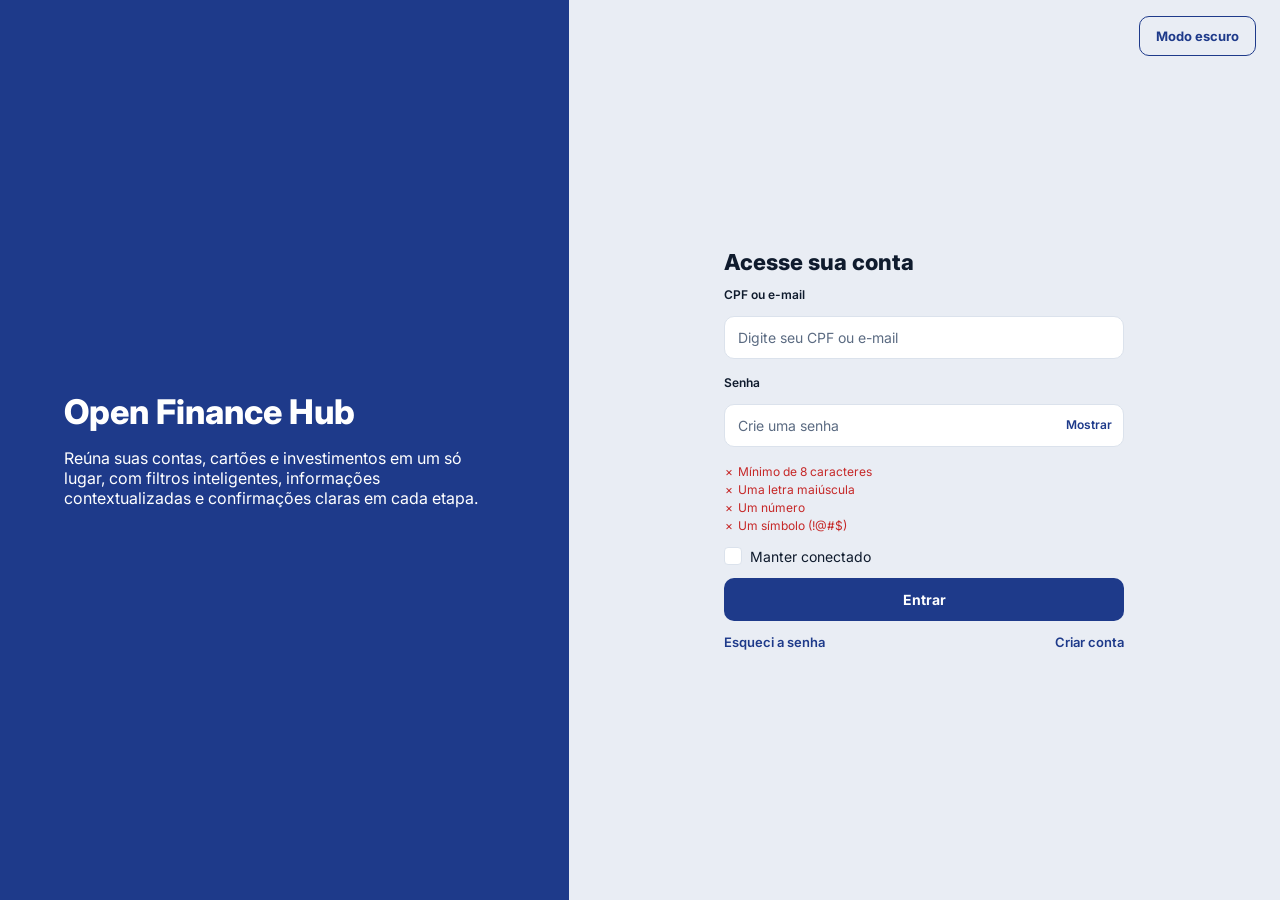
<file: index.html>
<!DOCTYPE html>
<html lang="pt-BR">
<head>
  <meta charset="UTF-8">
  <meta name="viewport" content="width=device-width, initial-scale=1">
  <title>Entrar · Open Finance Hub</title>

 
  <link rel="preconnect" href="https://fonts.googleapis.com">
  <link rel="preconnect" href="https://fonts.gstatic.com" crossorigin>
  <link href="https://fonts.googleapis.com/css2?family=IM+Fell+DW+Pica:ital@0;1&family=Inter:ital,opsz,wght@0,14..32,100..900;1,14..32,100..900&display=swap" rel="stylesheet">

  <link rel="stylesheet" href="css/base.css">
  <link rel="stylesheet" href="css/login.css">
  <script src="js/tema.js"></script>
</head>
<body>

  <button type="button" class="tema-btn tema-btn--fixo js-tema" aria-pressed="false">Modo escuro</button>

  
  <main class="login">

 
    <section class="login__brand" aria-labelledby="brand-title">
      <h1 id="brand-title" class="login__brand-title">Open Finance Hub</h1>
      <p class="login__brand-text">
        Reúna suas contas, cartões e investimentos em um só lugar, com filtros inteligentes, informações contextualizadas e confirmações claras em cada etapa.
      </p>
    </section>


    <section class="login__panel" aria-labelledby="form-title">
      <div class="login__box">
        <h2 id="form-title" class="login__title">Acesse sua conta</h2>

        <form id="login-form" novalidate>

        
          <div class="field">
            <label for="usuario" class="field__label">CPF ou e-mail</label>
            <input
              type="text"
              id="usuario"
              name="usuario"
              class="field__input"
              placeholder="Digite seu CPF ou e-mail"
              autocomplete="username"
              required>
          </div>


          <div class="field">
            <label for="senha" class="field__label">Senha</label>
            <div class="field__password">
              <input
                type="password"
                id="senha"
                name="senha"
                class="field__input field__input--password"
                placeholder="Crie uma senha"
                autocomplete="current-password"
                aria-describedby="regras-senha"
                required>
              <button
                type="button"
                id="toggle-senha"
                class="field__toggle"
                aria-label="Mostrar senha"
                aria-controls="senha">Mostrar</button>
            </div>
          </div>

          
          <ul id="regras-senha" class="rules" aria-label="Requisitos da senha">
            <li class="rules__item" data-regra="tamanho">
              <span class="rules__icon" aria-hidden="true">×</span>
              <span>Mínimo de 8 caracteres</span>
              <span class="sr-only rules__status">(pendente)</span>
            </li>
            <li class="rules__item" data-regra="maiuscula">
              <span class="rules__icon" aria-hidden="true">×</span>
              <span>Uma letra maiúscula</span>
              <span class="sr-only rules__status">(pendente)</span>
            </li>
            <li class="rules__item" data-regra="numero">
              <span class="rules__icon" aria-hidden="true">×</span>
              <span>Um número</span>
              <span class="sr-only rules__status">(pendente)</span>
            </li>
            <li class="rules__item" data-regra="simbolo">
              <span class="rules__icon" aria-hidden="true">×</span>
              <span>Um símbolo (!@#$)</span>
              <span class="sr-only rules__status">(pendente)</span>
            </li>
          </ul>

          
          <div class="check">
            <input type="checkbox" id="manter" name="manter" class="check__input">
            <label for="manter" class="check__label">Manter conectado</label>
          </div>

          <button type="submit" class="btn">Entrar</button>

          
          <div class="links">
            <a href="#" class="links__item">Esqueci a senha</a>
            <a href="#" class="links__item">Criar conta</a>
          </div>
        </form>
      </div>
    </section>

  </main>
  
  <script src="js/login.js"></script>
</body>
</html>
</file>
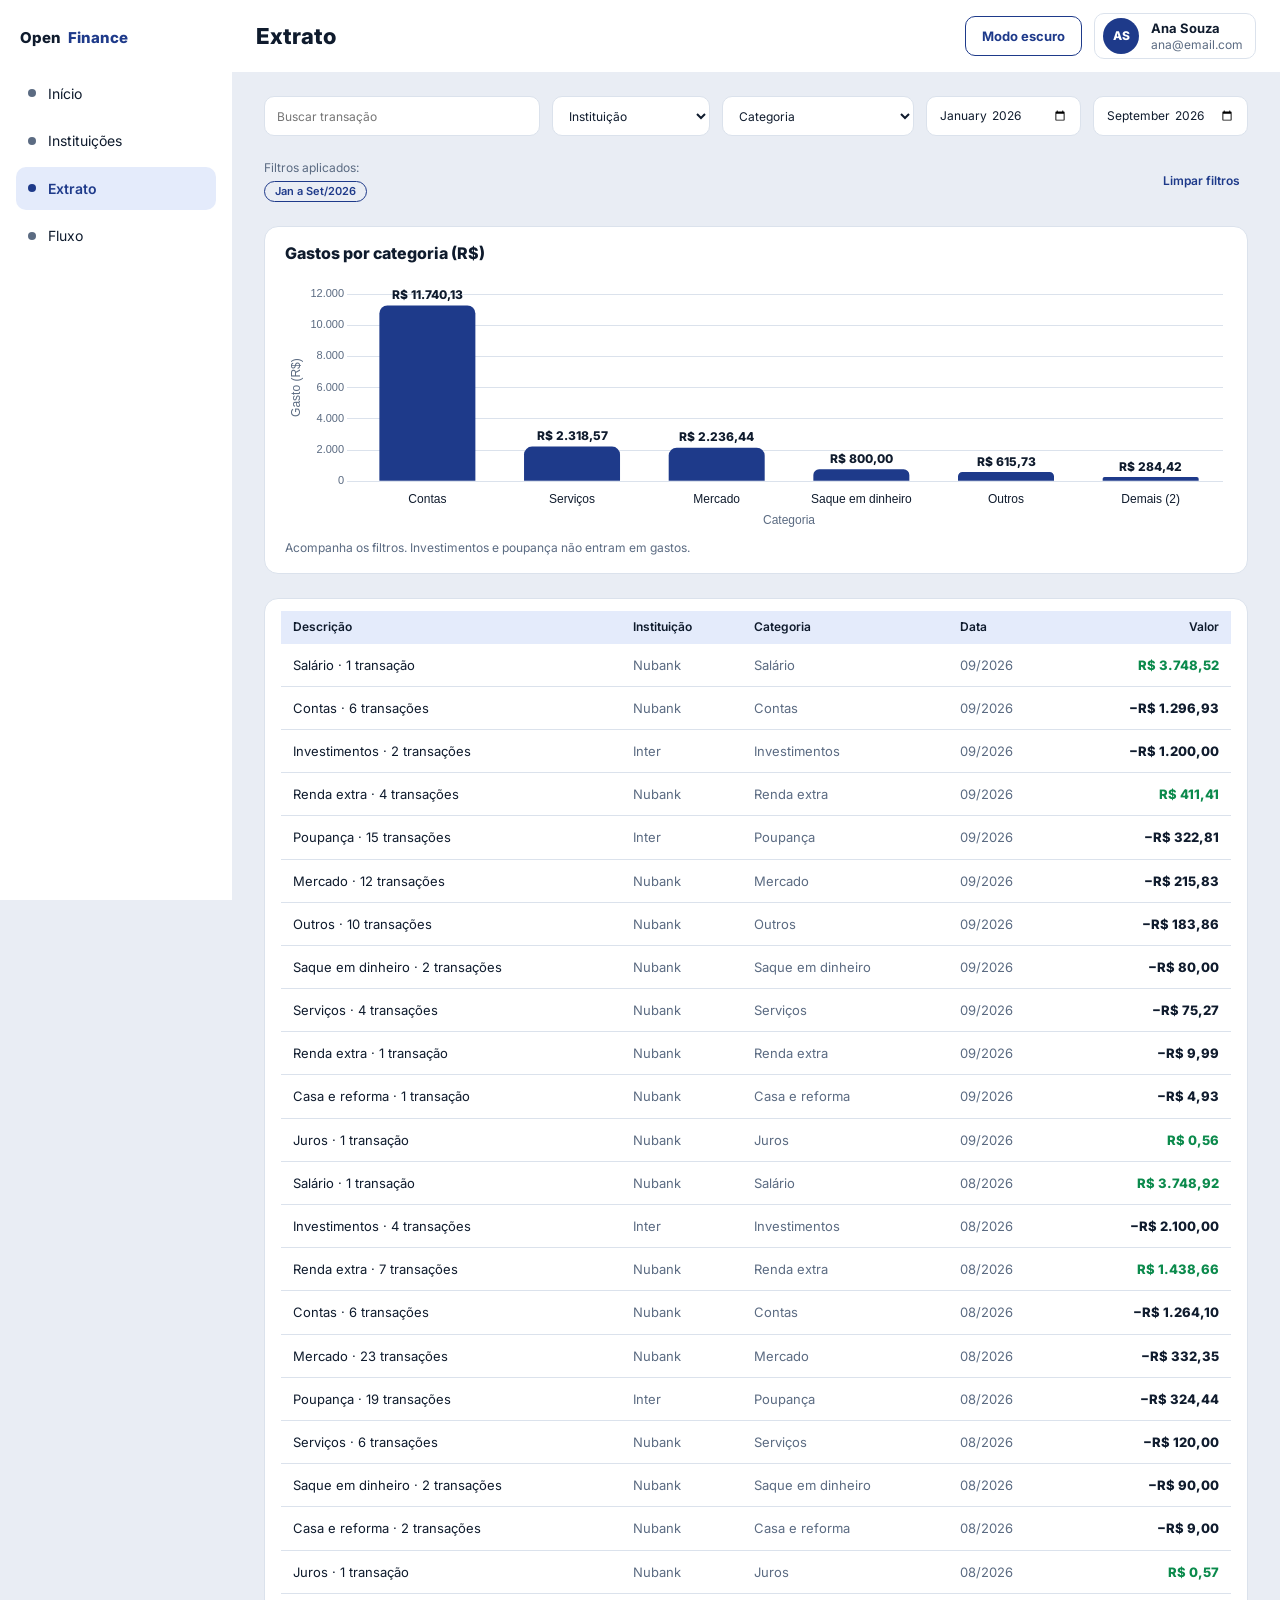
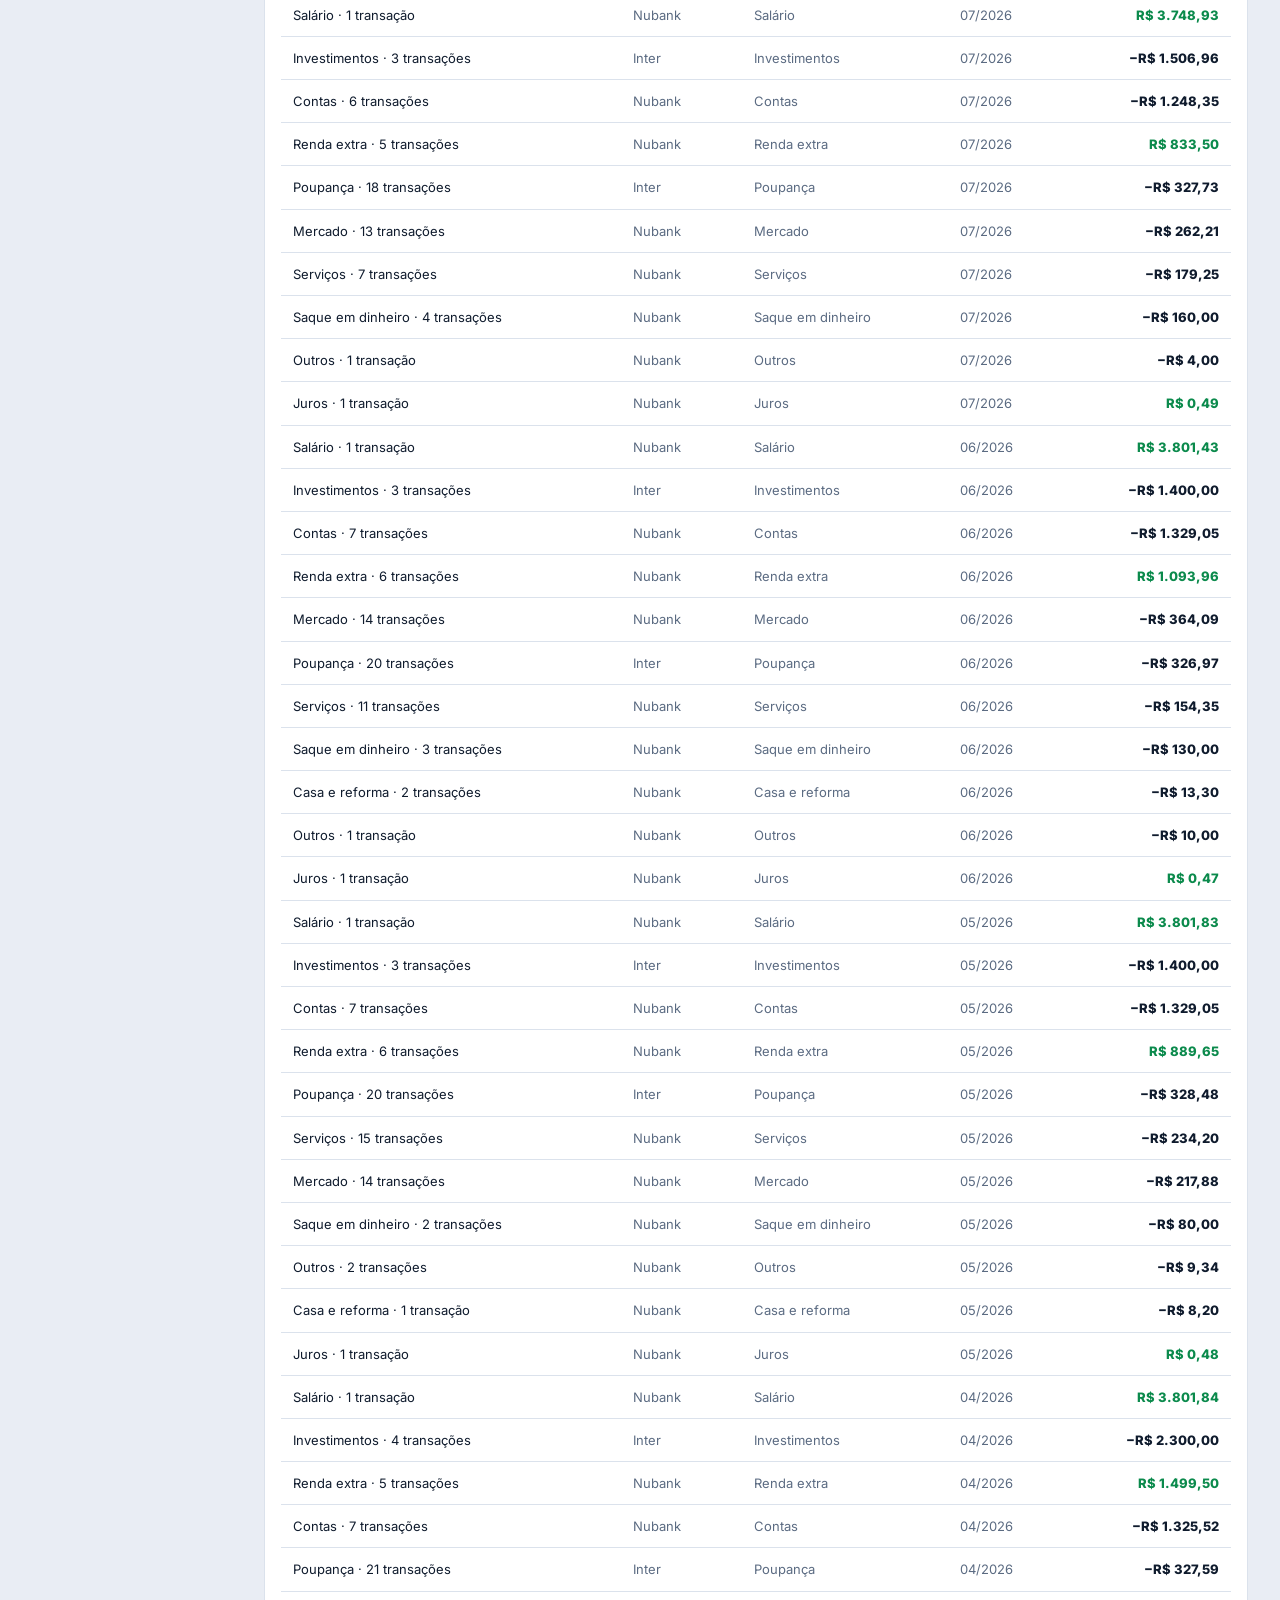
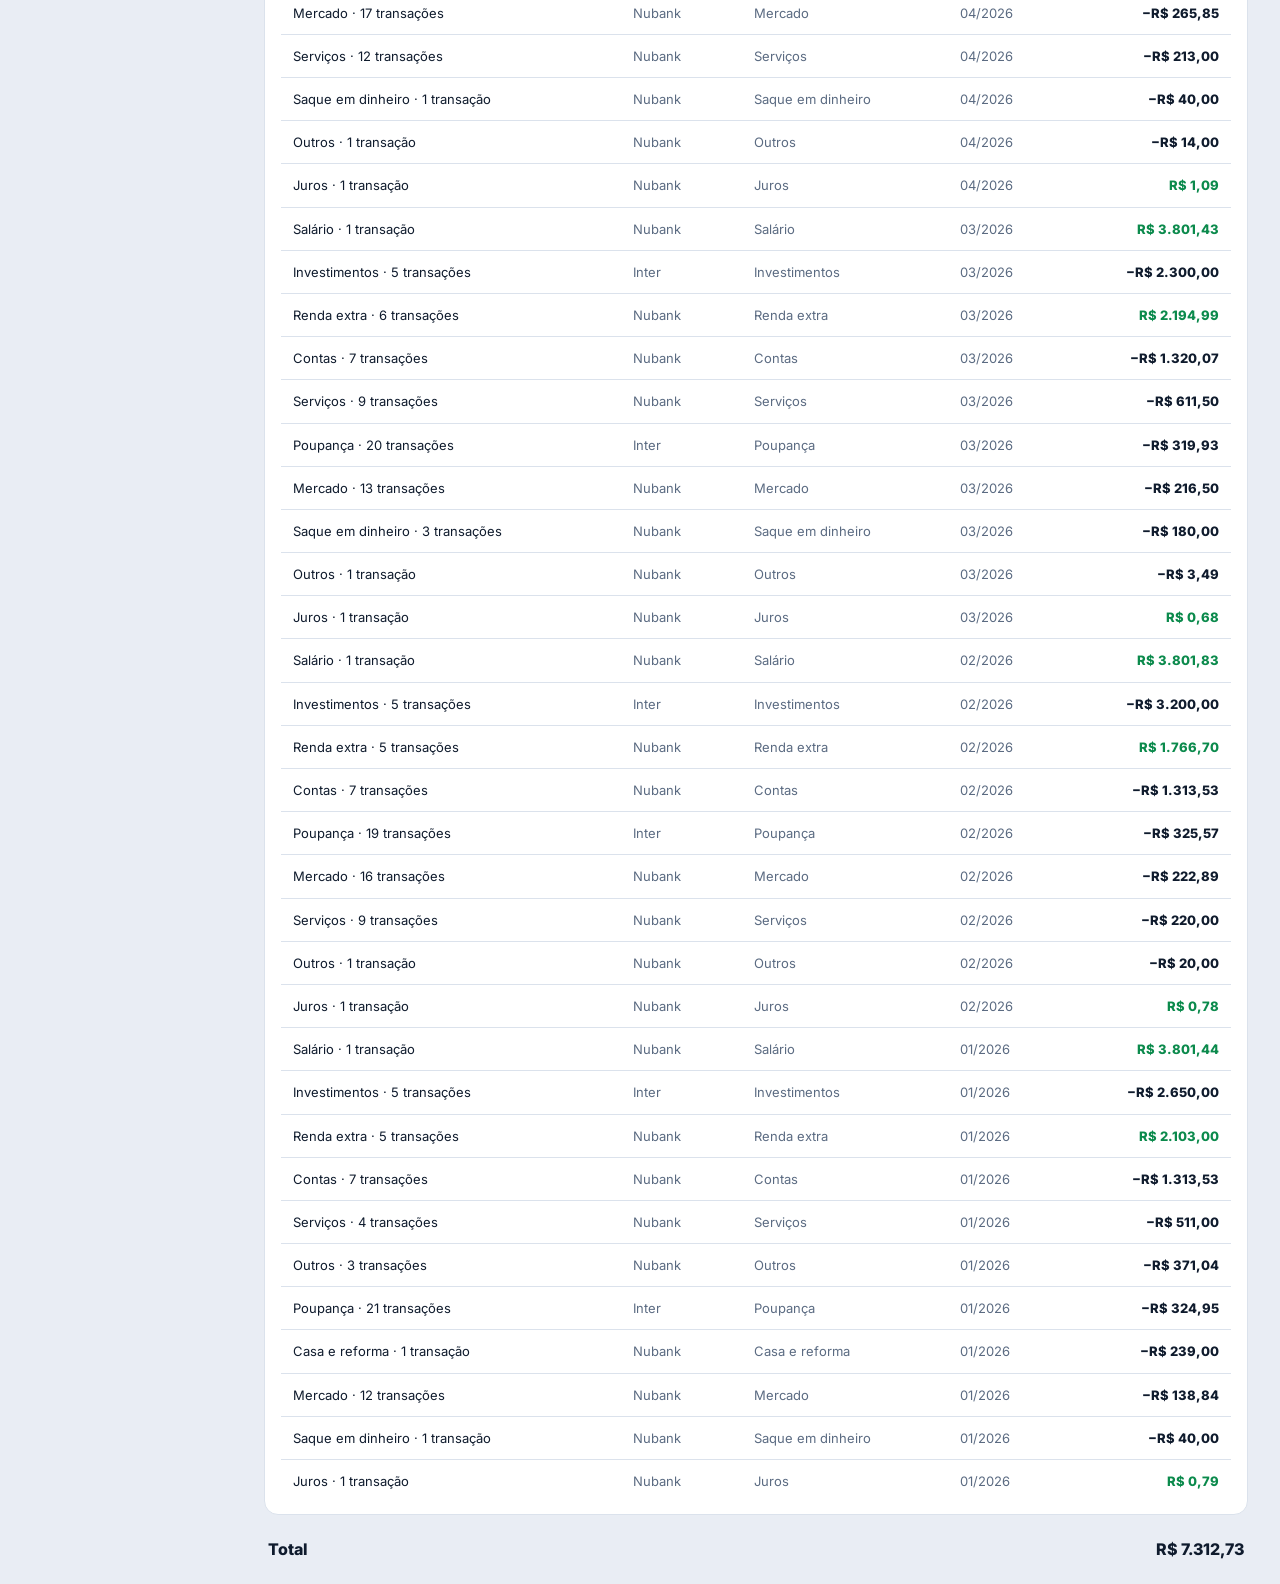
<file: extrato.html>
<!DOCTYPE html>
<html lang="pt-BR">
<head>
  <meta charset="UTF-8">
  <meta name="viewport" content="width=device-width, initial-scale=1">
  <title>Extrato · Open Finance Hub</title>


  <link rel="preconnect" href="https://fonts.googleapis.com">
  <link rel="preconnect" href="https://fonts.gstatic.com" crossorigin>
  <link href="https://fonts.googleapis.com/css2?family=IM+Fell+DW+Pica:ital@0;1&family=Inter:ital,opsz,wght@0,14..32,100..900;1,14..32,100..900&display=swap" rel="stylesheet">

  <link rel="stylesheet" href="css/base.css">
  <link rel="stylesheet" href="css/layout.css">
  <link rel="stylesheet" href="css/componentes.css">
  <link rel="stylesheet" href="css/modal.css">
  <link rel="stylesheet" href="css/extrato.css">
  <script src="js/tema.js"></script>
</head>
<body>

  <div class="app">

    
    <div class="overlay" id="overlay" hidden></div>

    
    <aside class="sidebar" id="sidebar">
      <p class="sidebar__logo">Open <span>Finance</span></p>

      <nav class="menu" aria-label="Navegação principal">
        <ul class="menu__list">
          <li><a href="inicio.html" class="menu__link">Início</a></li>
          <li><a href="instituicoes.html" class="menu__link">Instituições</a></li>
          <li><a href="extrato.html" class="menu__link is-active" aria-current="page">Extrato</a></li>
          <li><a href="fluxo.html" class="menu__link">Fluxo</a></li>
        </ul>
      </nav>
    </aside>

   
    <div class="content">

      
      <header class="topbar">
        <div class="topbar__left">
          <button
            type="button"
            class="hamburger"
            id="btn-menu"
            aria-label="Abrir menu"
            aria-controls="sidebar"
            aria-expanded="false">
            <span class="hamburger__bar"></span>
            <span class="hamburger__bar"></span>
            <span class="hamburger__bar"></span>
          </button>
          <h1 class="topbar__title">Extrato</h1>
        </div>

        <div class="topbar__right">
          <button type="button" class="tema-btn js-tema" aria-pressed="false">Modo escuro</button>
          <div class="profile-wrap">
            <button type="button" class="profile" id="btn-perfil" aria-haspopup="menu" aria-expanded="false" aria-controls="menu-perfil">
              <span class="profile__avatar" aria-hidden="true">AS</span>
              <span class="profile__info">
                <span class="profile__name">Ana Souza</span>
                <span class="profile__email">ana@email.com</span>
              </span>
            </button>
            <ul class="profile-menu" id="menu-perfil" role="menu" hidden>
              <li role="none"><button type="button" role="menuitem" class="profile-menu__item" id="btn-cadastro">Meu cadastro</button></li>
              <li role="none"><button type="button" role="menuitem" class="profile-menu__item profile-menu__item--sair" id="btn-sair">Sair</button></li>
            </ul>
          </div>
        </div>
      </header>

      <main class="main" id="conteudo">

       
        <form class="filtros" role="search" aria-label="Filtrar transações" onsubmit="return false">
          <label class="sr-only" for="busca">Buscar transação</label>
          <input class="filtros__campo filtros__busca" type="search" id="busca" placeholder="Buscar transação">

          <label class="sr-only" for="instituicao">Instituição</label>
          <select class="filtros__campo" id="instituicao">
            <option value="">Instituição</option>
          </select>

          <label class="sr-only" for="categoria">Categoria</label>
          <select class="filtros__campo" id="categoria">
            <option value="">Categoria</option>
          </select>

          <label class="sr-only" for="de">Período inicial (mês e ano)</label>
          <input class="filtros__campo" type="month" id="de" aria-describedby="erro-datas">
          <label class="sr-only" for="ate">Período final (mês e ano)</label>
          <input class="filtros__campo" type="month" id="ate" aria-describedby="erro-datas">
        </form>

        
        <p class="aviso-erro" id="erro-datas" role="alert" hidden></p>

        <p class="dica-busca" id="dica-busca" hidden></p>

        
        <section class="aplicados" id="aplicados" aria-label="Filtros aplicados" hidden>
          <div>
            <p class="aplicados__rotulo">Filtros aplicados:</p>
            <ul class="chips" id="chips"></ul>
          </div>
          <button type="button" class="link-btn" id="limpar">Limpar filtros</button>
        </section>

        
        <section class="card xtr-grafico" aria-labelledby="xtr-titulo">
          <h2 class="xtr-grafico__title" id="xtr-titulo">Gastos por categoria (R$)</h2>
          <div class="xtr-grafico__area" id="xtr-area">
            <canvas id="grafico-barras" role="img" aria-label="Gráfico de barras dos gastos por categoria"></canvas>
          </div>
          <p class="xtr-grafico__vazio" id="xtr-vazio" hidden>Sem gastos no período e nos filtros escolhidos.</p>
          <p class="xtr-grafico__nota">Acompanha os filtros. Investimentos e poupança não entram em gastos.</p>
          <table class="sr-only" id="xtr-tabela-acess"></table>
        </section>

        <section class="tx" aria-label="Transações">
          <div class="tx__scroll" id="tx-tabela">
            <table class="tx__table">
              <thead>
                <tr>
                  <th scope="col">Descrição</th>
                  <th scope="col">Instituição</th>
                  <th scope="col">Categoria</th>
                  <th scope="col">Data</th>
                  <th scope="col" class="tx__num">Valor</th>
                </tr>
              </thead>
              <tbody id="tx-linhas"></tbody>
            </table>
          </div>
          <div class="vazio" id="vazio" hidden>
            <p class="vazio__titulo">Nenhuma transação encontrada</p>
            <p class="vazio__texto" id="vazio-texto">Ajuste o período para ver resultados.</p>
          </div>
        </section>

        <p class="total" aria-live="polite">
          <span>Total</span>
          <span id="total">R$ 0,00</span>
        </p>
      </main>
    </div>
  </div>

  <script src="js/vendor/chart.umd.js"></script>
  <script src="js/dados.js"></script>
  <script src="js/estado.js"></script>
  <script src="js/layout.js"></script>
  <script src="js/extrato.js"></script>
</body>
</html>
</file>
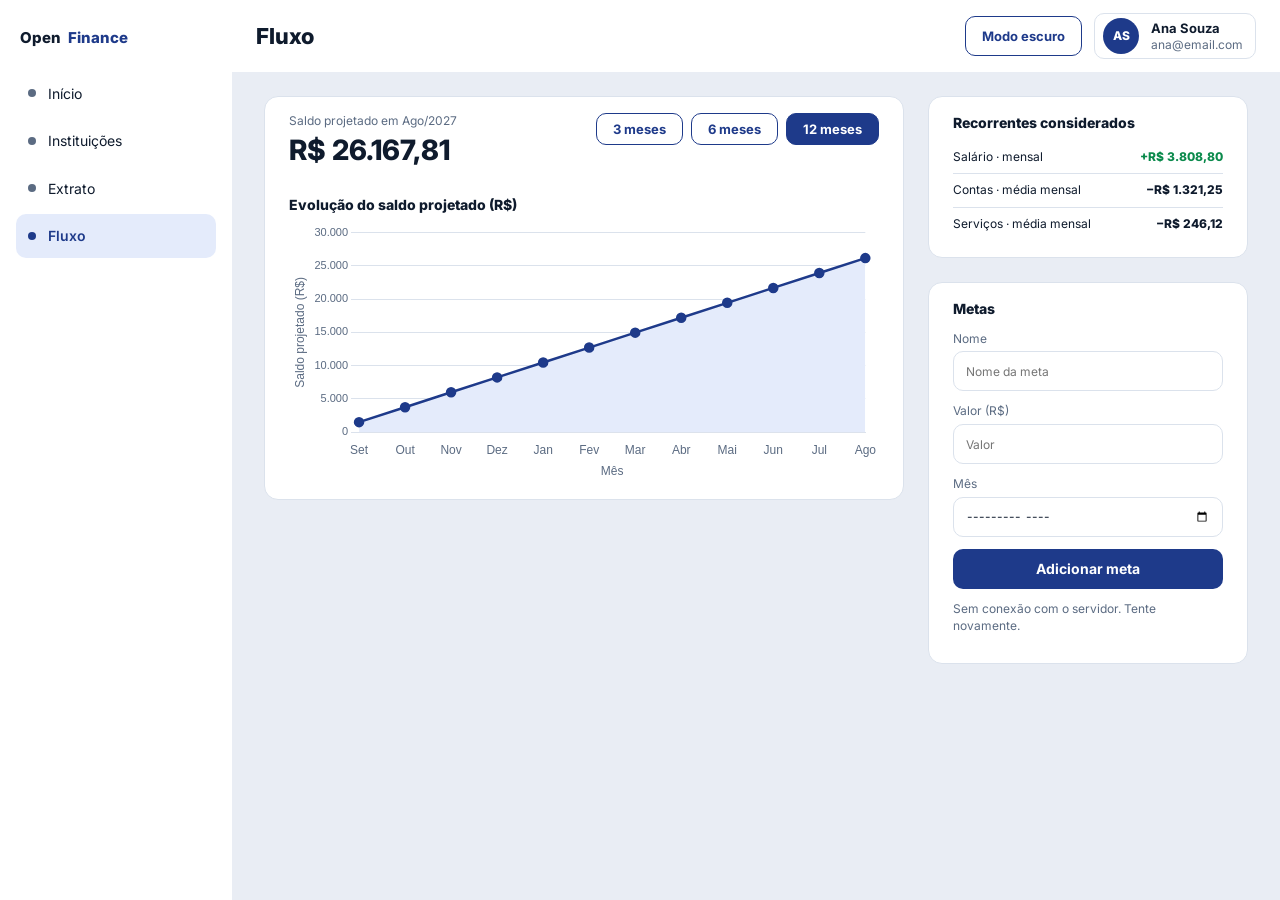
<file: fluxo.html>
<!DOCTYPE html>
<html lang="pt-BR">
<head>
  <meta charset="UTF-8">
  <meta name="viewport" content="width=device-width, initial-scale=1">
  <title>Fluxo · Open Finance Hub</title>

  
  <link rel="preconnect" href="https://fonts.googleapis.com">
  <link rel="preconnect" href="https://fonts.gstatic.com" crossorigin>
  <link href="https://fonts.googleapis.com/css2?family=IM+Fell+DW+Pica:ital@0;1&family=Inter:ital,opsz,wght@0,14..32,100..900;1,14..32,100..900&display=swap" rel="stylesheet">

  <link rel="stylesheet" href="css/base.css">
  <link rel="stylesheet" href="css/layout.css">
  <link rel="stylesheet" href="css/componentes.css">
  <link rel="stylesheet" href="css/modal.css">
  <link rel="stylesheet" href="css/fluxo.css">
  <script src="js/tema.js"></script>
</head>
<body class="pg-fluxo">

  <div class="app">

    
    <div class="overlay" id="overlay" hidden></div>

    
    <aside class="sidebar" id="sidebar">
      <p class="sidebar__logo">Open <span>Finance</span></p>

      <nav class="menu" aria-label="Navegação principal">
        <ul class="menu__list">
          <li><a href="inicio.html" class="menu__link">Início</a></li>
          <li><a href="instituicoes.html" class="menu__link">Instituições</a></li>
          <li><a href="extrato.html" class="menu__link">Extrato</a></li>
          <li><a href="fluxo.html" class="menu__link is-active" aria-current="page">Fluxo</a></li>
        </ul>
      </nav>
    </aside>

    
    <div class="content">

      
      <header class="topbar">
        <div class="topbar__left">
          <button
            type="button"
            class="hamburger"
            id="btn-menu"
            aria-label="Abrir menu"
            aria-controls="sidebar"
            aria-expanded="false">
            <span class="hamburger__bar"></span>
            <span class="hamburger__bar"></span>
            <span class="hamburger__bar"></span>
          </button>
          <h1 class="topbar__title">Fluxo<span class="topbar__extra"> de caixa</span></h1>
        </div>

        <div class="topbar__right">
          <button type="button" class="tema-btn js-tema" aria-pressed="false">Modo escuro</button>
          <div class="profile-wrap">
            <button type="button" class="profile" id="btn-perfil" aria-haspopup="menu" aria-expanded="false" aria-controls="menu-perfil">
              <span class="profile__avatar" aria-hidden="true">AS</span>
              <span class="profile__info">
                <span class="profile__name">Ana Souza</span>
                <span class="profile__email">ana@email.com</span>
              </span>
            </button>
            <ul class="profile-menu" id="menu-perfil" role="menu" hidden>
              <li role="none"><button type="button" role="menuitem" class="profile-menu__item" id="btn-cadastro">Meu cadastro</button></li>
              <li role="none"><button type="button" role="menuitem" class="profile-menu__item profile-menu__item--sair" id="btn-sair">Sair</button></li>
            </ul>
          </div>
        </div>
      </header>

      <main class="main" id="conteudo">

        <div class="flx">

          <section class="flx-card flx-resumo" aria-labelledby="flx-rotulo">
            <div class="flx-topo">
              <div>
                <p class="flx-card__label" id="flx-rotulo">Saldo projetado em <span id="flx-mes">Ago/2027</span></p>
                <p class="flx-card__total" id="flx-saldo">R$ 0,00</p>
              </div>
              <div class="flx-horizonte" role="group" aria-label="Período da projeção">
                <button type="button" class="flx-chip" data-meses="3" aria-pressed="false">3 meses</button>
                <button type="button" class="flx-chip" data-meses="6" aria-pressed="false">6 meses</button>
                <button type="button" class="flx-chip" data-meses="12" aria-pressed="true">12 meses</button>
              </div>
            </div>
            <h2 class="flx-grafico__title" id="flx-grafico-titulo">Evolução do saldo projetado (R$)</h2>
            <div class="flx-chart-wrap">
              <canvas id="grafico-linha" role="img" aria-labelledby="flx-grafico-titulo" aria-label="Gráfico de linha da evolução do saldo projetado"></canvas>
            </div>
            <p class="flx-aviso" id="flx-aviso" hidden></p>
            <table class="sr-only" id="flx-tabela"></table>
          </section>

          <div class="flx-lateral">
            <section class="flx-card flx-rec" aria-labelledby="flx-rec-titulo">
              <h2 class="flx-rec__title" id="flx-rec-titulo">Recorrentes considerados</h2>
              <ul id="flx-rec-lista"></ul>
            </section>

            <section class="flx-card flx-metas" aria-labelledby="metas-titulo">
              <h2 class="flx-rec__title" id="metas-titulo">Metas</h2>
              <form id="form-meta" novalidate>
                <label class="campo__rotulo" for="meta-nome">Nome</label>
                <input class="campo" type="text" id="meta-nome" placeholder="Nome da meta" autocomplete="off">

                <label class="campo__rotulo" for="meta-valor">Valor (R$)</label>
                <input class="campo" type="text" id="meta-valor" inputmode="decimal" placeholder="Valor" autocomplete="off">

                <label class="campo__rotulo" for="meta-mes">Mês</label>
                <input class="campo" type="month" id="meta-mes" placeholder="AAAA-MM" min="2026-09" autocomplete="off">

                <p class="aviso-erro" id="meta-erro" role="alert" hidden></p>
                <button type="submit" class="flx-botao" id="meta-enviar">Adicionar meta</button>
              </form>
              <p class="metas-status" id="metas-status" role="status" hidden></p>

              <ul class="metas-lista" id="metas-lista" aria-live="polite"></ul>
            </section>
          </div>

        </div>
      </main>
    </div>
  </div>

  <!-- Modal: editar meta -->
  <div class="modal hidden" id="modal-editar">
    <div class="modal__box" role="dialog" aria-modal="true" aria-labelledby="editar-titulo">
      <h2 class="modal__title" id="editar-titulo">Editar meta</h2>
      <form id="form-editar" novalidate>
        <label class="campo__rotulo" for="editar-nome">Nome</label>
        <input class="campo" type="text" id="editar-nome" autocomplete="off">
        <label class="campo__rotulo" for="editar-valor">Valor (R$)</label>
        <input class="campo" type="text" id="editar-valor" inputmode="decimal" autocomplete="off">
        <label class="campo__rotulo" for="editar-mes">Mês</label>
        <input class="campo" type="month" id="editar-mes" placeholder="AAAA-MM" min="2026-09" autocomplete="off">
        <p class="aviso-erro" id="editar-erro" role="alert" hidden></p>
        <div class="modal__actions">
          <button type="button" class="modal__btn modal__btn--outline" id="editar-cancelar">Cancelar</button>
          <button type="submit" class="modal__btn modal__btn--solid" id="editar-salvar">Salvar</button>
        </div>
      </form>
    </div>
  </div>

  <!-- Modal: confirmar exclusão -->
  <div class="modal hidden" id="modal-excluir">
    <div class="modal__box modal__box--alerta" role="dialog" aria-modal="true" aria-labelledby="excluir-titulo" aria-describedby="excluir-texto">
      <h2 class="modal__title" id="excluir-titulo">Excluir meta?</h2>
      <p class="modal__text" id="excluir-texto">Esta ação não pode ser desfeita.</p>
      <div class="modal__actions">
        <button type="button" class="modal__btn modal__btn--outline" id="excluir-cancelar">Cancelar</button>
        <button type="button" class="modal__btn modal__btn--danger" id="excluir-confirmar">Excluir</button>
      </div>
    </div>
  </div>

  <script src="js/vendor/chart.umd.js"></script>
  <script src="js/dados.js"></script>
  <script src="js/estado.js"></script>
  <script src="js/layout.js"></script>
  <script src="js/config.js"></script>
  <script src="js/back4app.js"></script>
  <script src="js/fluxo.js"></script>
</body>
</html>
</file>
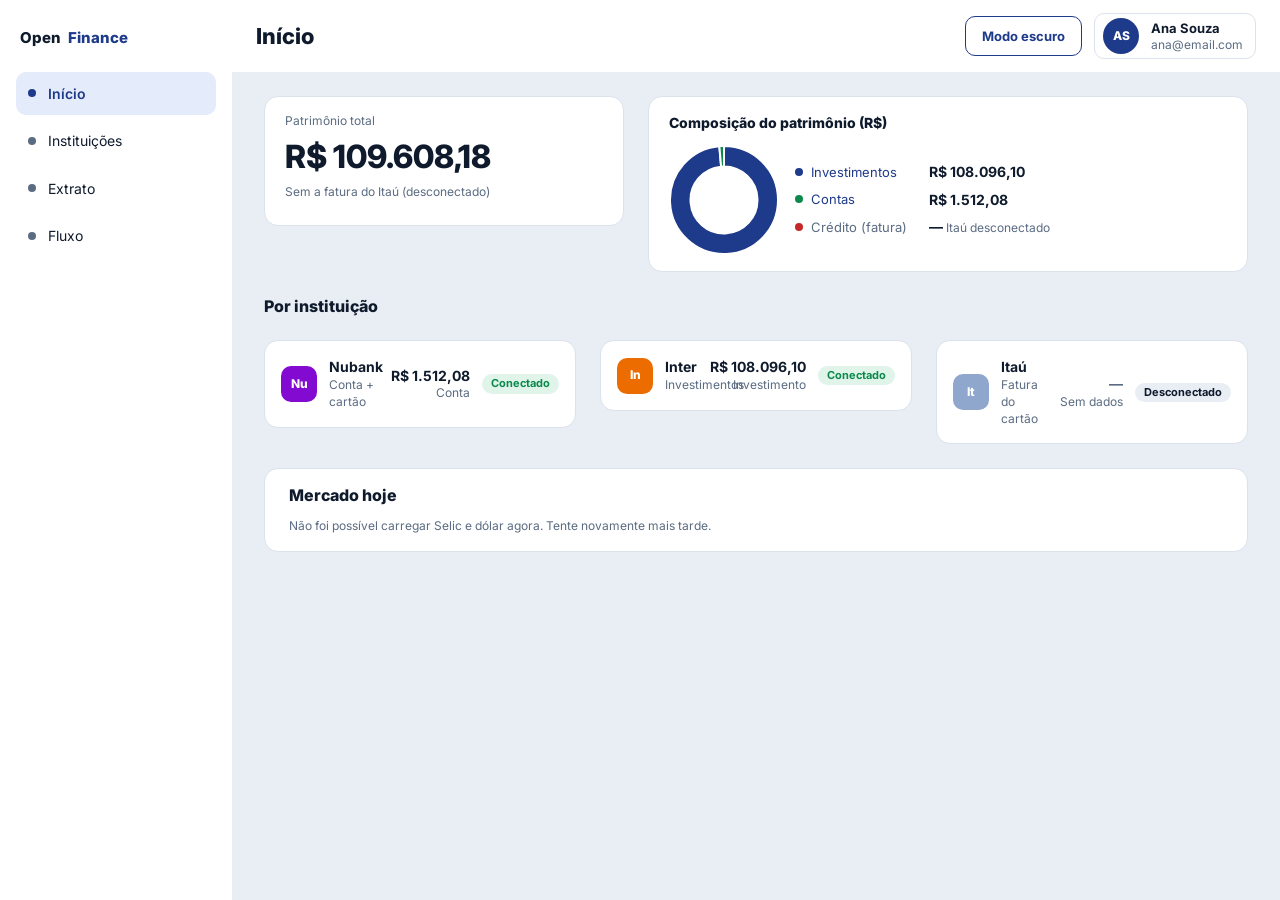
<file: inicio.html>
<!DOCTYPE html>
<html lang="pt-BR">
<head>
  <meta charset="UTF-8">
  <meta name="viewport" content="width=device-width, initial-scale=1">
  <title>Início · Open Finance Hub</title>

  <!-- Fonte Inter (Google Fonts) -->
  <link rel="preconnect" href="https://fonts.googleapis.com">
  <link rel="preconnect" href="https://fonts.gstatic.com" crossorigin>
  <link href="https://fonts.googleapis.com/css2?family=IM+Fell+DW+Pica:ital@0;1&family=Inter:ital,opsz,wght@0,14..32,100..900;1,14..32,100..900&display=swap" rel="stylesheet">

  <link rel="stylesheet" href="css/base.css">
  <link rel="stylesheet" href="css/layout.css">
  <link rel="stylesheet" href="css/componentes.css">
  <link rel="stylesheet" href="css/modal.css">
  <link rel="stylesheet" href="css/inicio.css">
  <script src="js/tema.js"></script>
</head>
<body>

  <div class="app">

   
    <div class="overlay" id="overlay" hidden></div>

   
    <aside class="sidebar" id="sidebar">
      <p class="sidebar__logo">Open <span>Finance</span></p>

      <nav class="menu" aria-label="Navegação principal">
        <ul class="menu__list">
          <li><a href="inicio.html" class="menu__link is-active" aria-current="page">Início</a></li>
          <li><a href="instituicoes.html" class="menu__link">Instituições</a></li>
          <li><a href="extrato.html" class="menu__link">Extrato</a></li>
          <li><a href="fluxo.html" class="menu__link">Fluxo</a></li>
        </ul>
      </nav>
    </aside>

   
    <div class="content">

      
      <header class="topbar">
        <div class="topbar__left">
        
          <button
            type="button"
            class="hamburger"
            id="btn-menu"
            aria-label="Abrir menu"
            aria-controls="sidebar"
            aria-expanded="false">
            <span class="hamburger__bar"></span>
            <span class="hamburger__bar"></span>
            <span class="hamburger__bar"></span>
          </button>
          <h1 class="topbar__title" id="titulo-tela">Início</h1>
        </div>

        <div class="topbar__right">
          <button type="button" class="tema-btn js-tema" aria-pressed="false">Modo escuro</button>
          <div class="profile-wrap">
            <button type="button" class="profile" id="btn-perfil" aria-haspopup="menu" aria-expanded="false" aria-controls="menu-perfil">
              <span class="profile__avatar" aria-hidden="true">AS</span>
              <span class="profile__info">
                <span class="profile__name">Ana Souza</span>
                <span class="profile__email">ana@email.com</span>
              </span>
            </button>
            <ul class="profile-menu" id="menu-perfil" role="menu" hidden>
              <li role="none"><button type="button" role="menuitem" class="profile-menu__item" id="btn-cadastro">Meu cadastro</button></li>
              <li role="none"><button type="button" role="menuitem" class="profile-menu__item profile-menu__item--sair" id="btn-sair">Sair</button></li>
            </ul>
          </div>
        </div>
      </header>

      <main class="main" id="conteudo">

        <div class="summary">
          <section class="card card--total" aria-labelledby="total-label">
            <h2 class="card__label" id="total-label">Patrimônio total</h2>
            <p class="card__total" id="total">R$ 0,00</p>
            <p class="card__note" id="total-nota"></p>
          </section>

          <section class="card card--chart" aria-labelledby="chart-label">
            <h2 class="card__titulo" id="chart-label">Composição do patrimônio (R$)</h2>

            <div class="card__corpo">
              <div class="donut-wrap" id="donut-wrap">
                <canvas id="grafico-rosca" role="img" aria-label="Gráfico de rosca da composição do patrimônio"></canvas>
              </div>
              <p class="donut-vazio" id="donut-vazio" hidden>Conecte uma instituição para ver a composição.</p>

              <ul class="legend" id="legenda"></ul>
            </div>
          </section>
        </div>

        <section aria-labelledby="inst-titulo">
          <h2 class="section-title" id="inst-titulo">Por instituição</h2>
          <ul class="inst-list" id="inst-lista"></ul>
        </section>

        <section class="card card--mercado" aria-labelledby="mercado-titulo">
          <h2 class="mercado__title" id="mercado-titulo">Mercado hoje</h2>
          <div class="mercado" id="mercado" aria-live="polite">
            <p class="mercado__msg">Carregando indicadores…</p>
          </div>
        </section>

      </main>
    </div>
  </div>

  <script src="js/vendor/chart.umd.js"></script>
  <script src="js/dados.js"></script>
  <script src="js/estado.js"></script>
  <script src="js/layout.js"></script>
  <script src="js/inicio.js"></script>
</body>
</html>
</file>
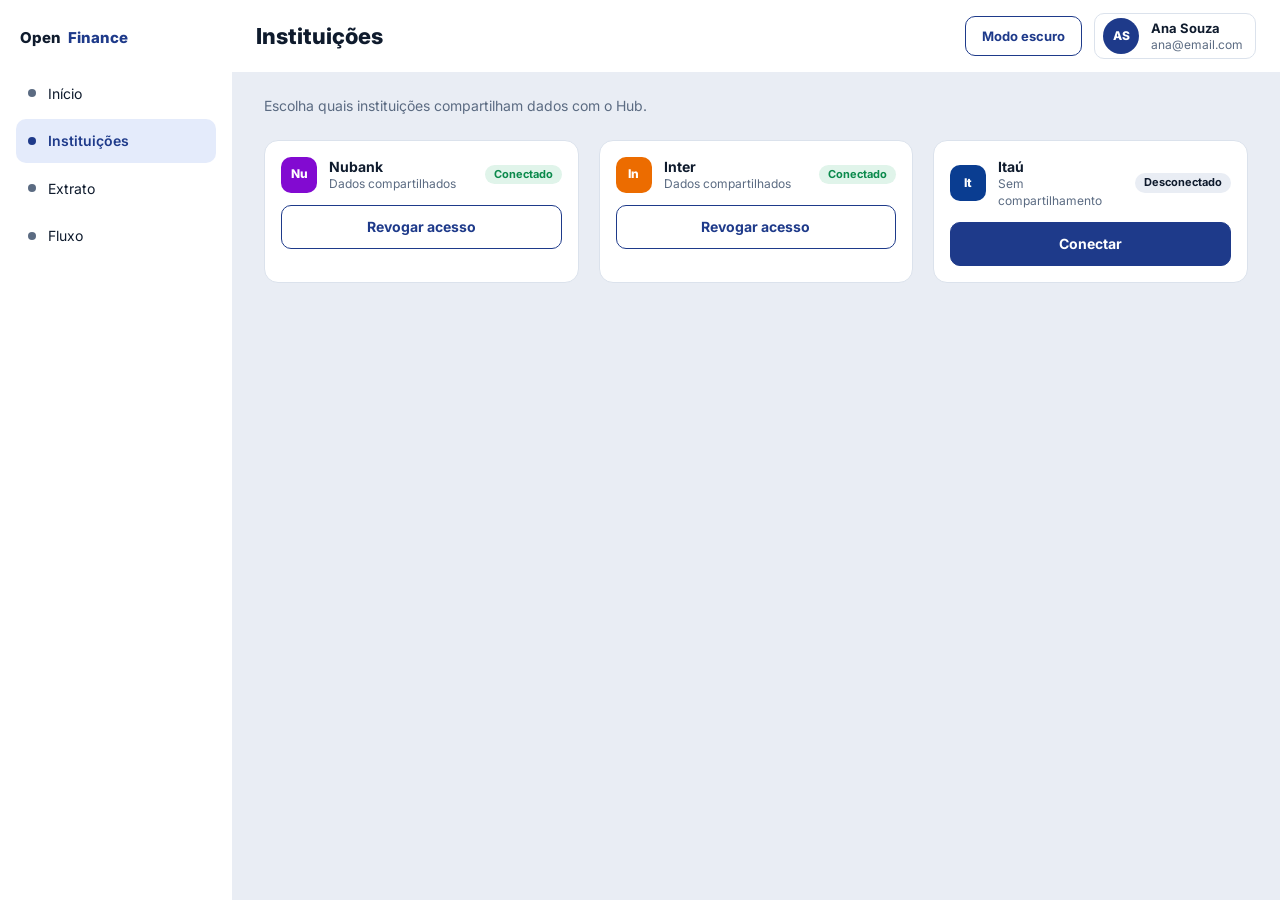
<file: instituicoes.html>
<!DOCTYPE html>
<html lang="pt-BR">
<head>
  <meta charset="UTF-8">
  <meta name="viewport" content="width=device-width, initial-scale=1">
  <title>Instituições · Open Finance Hub</title>

 
  <link rel="preconnect" href="https://fonts.googleapis.com">
  <link rel="preconnect" href="https://fonts.gstatic.com" crossorigin>
  <link href="https://fonts.googleapis.com/css2?family=IM+Fell+DW+Pica:ital@0;1&family=Inter:ital,opsz,wght@0,14..32,100..900;1,14..32,100..900&display=swap" rel="stylesheet">

  <link rel="stylesheet" href="css/base.css">
  <link rel="stylesheet" href="css/layout.css">
  <link rel="stylesheet" href="css/componentes.css">
  <link rel="stylesheet" href="css/modal.css">
  <link rel="stylesheet" href="css/instituicoes.css">
  <script src="js/tema.js"></script>
</head>
<body>

  <div class="app">

    
    <div class="overlay" id="overlay" hidden></div>

    
    <aside class="sidebar" id="sidebar">
      <p class="sidebar__logo">Open <span>Finance</span></p>

      <nav class="menu" aria-label="Navegação principal">
        <ul class="menu__list">
          <li><a href="inicio.html" class="menu__link">Início</a></li>
          
          <li><a href="instituicoes.html" class="menu__link is-active" aria-current="page">Instituições</a></li>
          <li><a href="extrato.html" class="menu__link">Extrato</a></li>
          <li><a href="fluxo.html" class="menu__link">Fluxo</a></li>
        </ul>
      </nav>
    </aside>

    
    <div class="content">

      
      <header class="topbar">
        <div class="topbar__left">
          <button
            type="button"
            class="hamburger"
            id="btn-menu"
            aria-label="Abrir menu"
            aria-controls="sidebar"
            aria-expanded="false">
            <span class="hamburger__bar"></span>
            <span class="hamburger__bar"></span>
            <span class="hamburger__bar"></span>
          </button>
          <h1 class="topbar__title">Instituições</h1>
        </div>

        <div class="topbar__right">
          <button type="button" class="tema-btn js-tema" aria-pressed="false">Modo escuro</button>
          <div class="profile-wrap">
            <button type="button" class="profile" id="btn-perfil" aria-haspopup="menu" aria-expanded="false" aria-controls="menu-perfil">
              <span class="profile__avatar" aria-hidden="true">AS</span>
              <span class="profile__info">
                <span class="profile__name">Ana Souza</span>
                <span class="profile__email">ana@email.com</span>
              </span>
            </button>
            <ul class="profile-menu" id="menu-perfil" role="menu" hidden>
              <li role="none"><button type="button" role="menuitem" class="profile-menu__item" id="btn-cadastro">Meu cadastro</button></li>
              <li role="none"><button type="button" role="menuitem" class="profile-menu__item profile-menu__item--sair" id="btn-sair">Sair</button></li>
            </ul>
          </div>
        </div>
      </header>

      <main class="main" id="conteudo">

        <p class="intro">Escolha quais instituições compartilham dados com o Hub.</p>

        
        <ul class="conn-list" id="lista-instituicoes">

          
          <li>
            <article class="conn conn--on" data-nome="Nubank">
              <div class="conn__top">
                <span class="inst-logo inst-logo--nu" aria-hidden="true">Nu</span>
                <div class="conn__info">
                  <h2 class="conn__name">Nubank</h2>
                  <p class="conn__desc">Dados compartilhados</p>
                </div>
                <span class="badge badge--on">Conectado</span>
              </div>
              <button type="button" class="conn__btn conn__btn--outline">Revogar acesso</button>
            </article>
          </li>

          
          <li>
            <article class="conn conn--on" data-nome="Inter">
              <div class="conn__top">
                <span class="inst-logo inst-logo--in" aria-hidden="true">In</span>
                <div class="conn__info">
                  <h2 class="conn__name">Inter</h2>
                  <p class="conn__desc">Dados compartilhados</p>
                </div>
                <span class="badge badge--on">Conectado</span>
              </div>
              <button type="button" class="conn__btn conn__btn--outline">Revogar acesso</button>
            </article>
          </li>

          
          <li>
            <article class="conn conn--off" data-nome="Itaú">
              <div class="conn__top">
                <span class="inst-logo inst-logo--it" aria-hidden="true">It</span>
                <div class="conn__info">
                  <h2 class="conn__name">Itaú</h2>
                  <p class="conn__desc">Sem compartilhamento</p>
                </div>
                <span class="badge badge--off">Desconectado</span>
              </div>
              <button type="button" class="conn__btn conn__btn--solid">Conectar</button>
            </article>
          </li>

        </ul>

       
        <p class="sr-only" id="aviso-status" role="status" aria-live="polite"></p>

      </main>
    </div>
  </div>


<div class="modal hidden" id="modal-revogar">
  <div
    class="modal__box modal__box--alerta"
    role="alertdialog"
    aria-modal="true"
    aria-labelledby="modal-titulo"
    aria-describedby="modal-texto">
    <div class="modal__head">
      <svg class="modal__icon" viewBox="0 0 24 24" fill="none" stroke="currentColor" stroke-width="1.8" stroke-linejoin="round" aria-hidden="true">
        <path d="M12 3.5 2.8 20h18.4L12 3.5Z"/><path d="M12 10v5" stroke-linecap="round"/><circle cx="12" cy="17.6" r=".6" fill="currentColor"/>
      </svg>
      <h2 class="modal__title" id="modal-titulo">Revogar acesso?</h2>
    </div>
    <p class="modal__text" id="modal-texto">
      O Hub deixa de mostrar saldos e transações desta instituição, e os valores consolidados são recalculados. Você pode conectar de novo depois.
    </p>

    <div class="modal__actions">
      <button type="button" class="modal__btn modal__btn--outline" id="modal-voltar">Voltar</button>
      <button type="button" class="modal__btn modal__btn--danger" id="modal-confirmar">Revogar</button>
    </div>
  </div>
</div>

<div class="modal hidden" id="modal-conectar">
  <div
    class="modal__box"
    role="dialog"
    aria-modal="true"
    aria-labelledby="modal-conectar-titulo">
    <h2 class="modal__title" id="modal-conectar-titulo">Confirme os dados antes de conectar</h2>

    
      <ul class="modal__list">
      <li class="modal__row">
        <span class="modal__label">Instituição</span>
        <span class="modal__value" id="modal-conectar-instituicao">Itaú</span>
      </li>
      <li class="modal__row">
        <span class="modal__label">Titular</span>
        <span class="modal__value">Ana Souza</span>
      </li>
      <li class="modal__row">
        <span class="modal__label">Tipo</span>
        <span class="modal__value">Conta corrente</span>
      </li>
      <li class="modal__row">
        <span class="modal__label">Agência</span>
        <span class="modal__value">1234</span>
      </li>
    </ul>

    <p class="modal__info">
      <span aria-hidden="true">&#9432;</span>
      Ao confirmar, você autoriza o compartilhamento das informações.
    </p>

    <div class="modal__actions">
      <button type="button" class="modal__btn modal__btn--outline" id="modal-conectar-voltar">Voltar</button>
      <button type="button" class="modal__btn modal__btn--solid" id="modal-conectar-confirmar">Confirmar</button>
    </div>
  </div>
</div>

  <script src="js/dados.js"></script>
  <script src="js/estado.js"></script>
  <script src="js/layout.js"></script>
  <script src="js/instituicoes.js"></script>
</body>
</html>
</file>
<file: css/base.css>
:root {
 
  --cor-pri:   rgba(30, 58, 138, 1);    
  --cor-pri2:  rgba(228, 235, 251, 1);  
  --cor-on:    rgba(255, 255, 255, 1);  
  --cor-ok:    rgba(11, 138, 76, 1);    
  --cor-okbg:  rgba(224, 244, 234, 1);  
  --cor-bad:   rgba(198, 40, 40, 1);    
  --cor-badbg: rgba(253, 234, 234, 1);  
  --cor-wn:    rgba(154, 91, 0, 1);     
  --cor-wnbg:  rgba(255, 241, 214, 1);  
  --cor-bg:    rgba(233, 237, 244, 1);  
  --cor-sf:    rgba(255, 255, 255, 1);  
  --cor-tx:    rgba(15, 27, 45, 1);     
  --cor-mu:    rgba(91, 107, 130, 1);   
  --cor-ln:    rgba(219, 226, 236, 1);  

 
  --font-28-extrabold: 800 28px/1.2 "Inter", sans-serif; 
  --font-22-extrabold: 800 22px/1.2 "Inter", sans-serif; 
  --font-16-extrabold: 800 16px/1.3 "Inter", sans-serif; 
  --font-14-regular:   400 14px/1.4 "Inter", sans-serif; 
  --font-12-semibold:  600 12px/1.4 "Inter", sans-serif; 
  --font-12-regular:   400 12px/1.4 "Inter", sans-serif; 

 
  --esp-4:  4px;
  --esp-8:  8px;
  --esp-12: 12px;
  --esp-16: 16px;
  --esp-24: 24px;

 
  --raio-10: 10px; 
  --raio-14: 14px; 
  --raio-20: 20px; 
}


*, *::before, *::after { box-sizing: border-box; }

body {
  margin: 0;
  font: var(--font-14-regular);
  color: var(--cor-tx);
  background: var(--cor-bg);
}

h1, h2, h3, p, ul { margin: 0; padding: 0; }
ul { list-style: none; }

button { font: inherit; cursor: pointer; }


.sr-only {
  position: absolute;
  width: 1px;
  height: 1px;
  overflow: hidden;
  clip: rect(0 0 0 0);
  white-space: nowrap;
}


a:focus-visible,
button:focus-visible {
  outline: 2px solid var(--cor-pri);
  outline-offset: 2px;
  border-radius: var(--raio-10);
}


/* ===== Tokens extras (tema claro) ===== */
:root {
  --cor-btn:      rgba(30, 58, 138, 1);   /* fundo de botões sólidos e avatar */
  --cor-brand:    rgba(30, 58, 138, 1);   /* painel de marca do login */
  --cor-bad-btn:  rgba(198, 40, 40, 1);   /* fundo do botão perigoso */
  --cor-sombra:   rgba(15, 27, 45, 0.12);
  color-scheme: light;
}

/* ===== Tema escuro (alternado pelo botão "Modo escuro", salvo em localStorage) ===== */
:root[data-tema="dark"] {
  --cor-pri:     #9fb2ff;
  --cor-pri2:    #1a2a52;
  --cor-on:      #ffffff;
  --cor-ok:      #3ddc97;
  --cor-okbg:    #0f2e2a;
  --cor-bad:     #ff7b7b;
  --cor-badbg:   #3a1a22;
  --cor-wn:      #f5b84b;
  --cor-wnbg:    #3a2c10;
  --cor-bg:      #0d1728;
  --cor-sf:      #101b2e;
  --cor-tx:      #e8edf7;
  --cor-mu:      #8b99b3;
  --cor-ln:      #1f2d46;
  --cor-btn:     #3b5bdb;
  --cor-brand:   #1b2f6e;
  --cor-bad-btn: #c62828;
  --cor-sombra:  rgba(0, 0, 0, 0.45);
  color-scheme: dark;
}

/* Botão de alternar tema */
.tema-btn {
  height: 40px;
  padding: 0 var(--esp-16);
  font: var(--font-12-semibold);
  font-size: 13px;
  font-weight: 700;
  color: var(--cor-pri);
  background: transparent;
  border: 1px solid var(--cor-pri);
  border-radius: var(--raio-10);
  white-space: nowrap;
}
.tema-btn:hover { background: var(--cor-pri2); }
.tema-btn--fixo { position: fixed; top: var(--esp-16); right: var(--esp-24); z-index: 30; }
</file>
<file: css/login.css>
.check__input:focus-visible {
  outline: 2px solid var(--cor-pri);
  outline-offset: 2px;
  border-radius: var(--esp-4);
}


.login {
  display: grid;
  grid-template-columns: 4fr 5fr;   
  min-height: 100vh;
}


.login__brand {
  display: flex;
  flex-direction: column;
  justify-content: center;
  gap: var(--esp-16);
  padding: var(--esp-24) 64px;
  background: var(--cor-brand);
  color: var(--cor-on);
}

.login__brand-title {
  font: var(--font-28-extrabold);
  font-size: 34px;         
}

.login__brand-text {
  max-width: 430px;
  font-size: 16px;         
  line-height: 1.25;
}


.login__panel {
  display: flex;
  align-items: center;
  justify-content: center;
  padding: var(--esp-24);
  background: var(--cor-bg);
}

.login__box {
  width: 100%;
  max-width: 400px;
}

.login__title {
  margin-bottom: var(--esp-12);
  font: var(--font-22-extrabold);
}


.field { margin-bottom: var(--esp-16); }

.field__label {
  display: block;
  margin-bottom: var(--esp-12);
  font: var(--font-12-semibold);
}

.field__input {
  width: 100%;
  height: 43px;
  padding: 0 var(--esp-12) 0 13px;
  font: var(--font-14-regular);
  color: var(--cor-tx);
  background: var(--cor-sf);
  border: 1px solid var(--cor-ln);
  border-radius: var(--raio-10);
}

.field__input::placeholder { color: var(--cor-mu); }


.field__input:focus-visible {
  outline: none;
  border-color: var(--cor-pri);
  box-shadow: 0 0 0 1px var(--cor-pri);
}


.field__password {
  position: relative;
  display: flex;
  align-items: center;
}

.field__input--password { padding-right: 76px; }

.field__toggle {
  position: absolute;
  right: var(--esp-4);
  padding: var(--esp-8);
  font: var(--font-12-semibold);
  color: var(--cor-pri);
  background: none;
  border: 0;
  cursor: pointer;
}


.rules {
  display: grid;
  gap: 0;
  margin-bottom: var(--esp-12);
  font: var(--font-12-regular);
}

.rules__item {
  display: flex;
  align-items: center;
  gap: var(--esp-4);
  color: var(--cor-bad);      
  line-height: 18px;
}


.rules__item.is-ok { color: var(--cor-ok); }

.rules__icon { width: 10px; text-align: center; }


.check {
  display: flex;
  align-items: center;
  gap: var(--esp-8);
  margin-bottom: var(--esp-12);
}

.check__input {
  appearance: none;
  -webkit-appearance: none;
  flex: none;
  width: 18px;
  height: 18px;
  margin: 0;
  background: var(--cor-sf);
  border: 1px solid var(--cor-ln);
  border-radius: var(--esp-4);
  cursor: pointer;
}

.check__input:checked {
  background: var(--cor-btn)
    url("data:image/svg+xml,%3Csvg xmlns='http://www.w3.org/2000/svg' viewBox='0 0 16 16'%3E%3Cpath d='M3.5 8.5l3 3 6-6.5' fill='none' stroke='white' stroke-width='2' stroke-linecap='round' stroke-linejoin='round'/%3E%3C/svg%3E")
    center / 12px no-repeat;
  border-color: var(--cor-pri);
}

.check__label {
  font: var(--font-14-regular);
  cursor: pointer;
}


.btn {
  width: 100%;
  height: 43px;
  font: var(--font-14-regular);
  font-weight: 700;
  color: var(--cor-on);
  background: var(--cor-btn);
  border: 0;
  border-radius: var(--raio-10);
  cursor: pointer;
}

.btn:hover { filter: brightness(1.12); }


.btn:focus-visible {
  outline: 2px solid var(--cor-pri);
  outline-offset: 3px;
}


.links {
  display: flex;
  justify-content: space-between;
  margin-top: var(--esp-12);
}

.links__item {
  font: var(--font-12-semibold);
  font-size: 13px;
  color: var(--cor-pri);
  text-decoration: none;
}

.links__item:hover { text-decoration: underline; }



  @media (max-width: 800px) {
  .login {
    grid-template-columns: 1fr;
    grid-template-rows: auto 1fr;
    background: var(--cor-sf);
  }

  
  .login__brand {
    gap: 0;
    padding: 32px max(var(--esp-16), calc((100% - 400px) / 2)) 10px;
    background: none;
    color: var(--cor-pri);
  }

  .login__brand-title { font-size: 18px; }


  .login__brand-text { display: none; }

  .login__panel {
    align-items: flex-start;
    padding: 0 var(--esp-16) var(--esp-24);
    background: none;
  }

  .login__box { margin: 0 auto; }

  .login__title {
    margin-bottom: var(--esp-8);
    font-size: 24px;
  }


  .field { margin-bottom: var(--esp-8); }

  .field__label {
    margin-bottom: 9px;
    font-size: 13px;
    line-height: 16px;
  }

  .field__input {
    height: 47px;
    padding-left: 14px;
    font-size: 15px;
  }

  .field__toggle { font-size: 13px; }


  .rules {
    margin: -2px 0 var(--esp-8);
    font-size: 13px;
  }

  .rules__item { line-height: 19.5px; }


  .check { margin-bottom: var(--esp-8); }

  .check__input {
    width: 20px;
    height: 20px;
  }


  .btn {
    height: 47px;
    font-size: 15px;
  }

  .links { margin-top: 6px; }

  .links__item { font-size: 14px; }
}


@media (prefers-reduced-motion: reduce) {
  * { transition: none !important; animation: none !important; }
}
</file>
<file: css/layout.css>
:root {

  --largura-sidebar: 232px;
}


.app {
  display: grid;
  grid-template-columns: var(--largura-sidebar) 1fr;
  min-height: 100vh;
}

.content {
  display: flex;
  flex-direction: column;
  min-width: 0;   
}


.sidebar {
  position: sticky;      
  top: 0;
  display: flex;
  flex-direction: column;
  height: 100vh;
  padding: var(--esp-24) var(--esp-16);
  background: var(--cor-sf);
}

.sidebar__logo {
  margin: var(--esp-4) var(--esp-4) var(--esp-24);
  font: var(--font-16-extrabold);
  font-size: 15px;
}

.sidebar__logo span { color: var(--cor-pri); margin-left: var(--esp-4); }


.menu__list { display: grid; gap: var(--esp-4); }

.menu__link {
  display: flex;
  align-items: center;
  gap: var(--esp-12);
  padding: var(--esp-12);
  font: var(--font-14-regular);
  color: var(--cor-tx);
  text-decoration: none;
  border-radius: var(--raio-10);
}


.menu__link::before {
  content: "";
  width: 8px;
  height: 8px;
  background: var(--cor-mu);
  border-radius: 50%;
}

.menu__link:hover { background: var(--cor-bg); }


.menu__link.is-active {
  font-weight: 600;
  color: var(--cor-pri);
  background: var(--cor-pri2);
}
.menu__link.is-active::before { background: var(--cor-pri); }




.topbar {
  display: flex;
  align-items: center;
  justify-content: space-between;
  gap: var(--esp-16);
  height: 72px;
  padding: 0 var(--esp-24) 0 var(--esp-24);
  background: var(--cor-sf);
}

.topbar__left { display: flex; align-items: center; gap: var(--esp-12); }

.topbar__title { font: var(--font-22-extrabold); }


.topbar__right { display: flex; align-items: center; gap: var(--esp-12); }

.profile-wrap { position: relative; }

.profile {
  display: flex;
  align-items: center;
  gap: var(--esp-12);
  padding: var(--esp-4) var(--esp-12) var(--esp-4) var(--esp-8);
  font: inherit;
  color: inherit;
  text-align: left;
  background: var(--cor-sf);
  border: 1px solid var(--cor-ln);
  border-radius: var(--raio-10);
}
.profile:hover { background: var(--cor-bg); }

.profile-menu {
  position: absolute;
  top: calc(100% + var(--esp-4));
  right: 0;
  z-index: 40;
  display: grid;
  gap: var(--esp-4);
  min-width: 190px;
  padding: var(--esp-8);
  background: var(--cor-sf);
  border: 1px solid var(--cor-ln);
  border-radius: var(--raio-14);
  box-shadow: 0 8px 24px var(--cor-sombra);
}
.profile-menu[hidden] { display: none; }

.profile-menu__item {
  display: flex;
  align-items: center;
  gap: var(--esp-12);
  width: 100%;
  padding: var(--esp-12);
  font: var(--font-14-regular);
  color: var(--cor-tx);
  text-align: left;
  background: none;
  border: 0;
  border-radius: var(--raio-10);
}
.profile-menu__item::before {
  content: "";
  width: 8px;
  height: 8px;
  background: var(--cor-mu);
  border-radius: 50%;
}
.profile-menu__item:hover { background: var(--cor-bg); }
.profile-menu__item--sair { color: var(--cor-bad); }
.profile-menu__item--sair::before { background: var(--cor-bad); }

.profile__avatar {
  display: grid;
  place-items: center;
  width: 36px;
  height: 36px;
  font: var(--font-12-semibold);
  font-weight: 800;
  color: var(--cor-on);
  background: var(--cor-btn);
  border-radius: 50%;
}

.profile__info { display: flex; flex-direction: column; }
.profile__info > span { display: block; line-height: 1.3; }
.profile__name { font: var(--font-12-semibold); font-weight: 700; font-size: 13px; }
.profile__email { font: var(--font-12-regular); color: var(--cor-mu); }


.hamburger {
  display: none;
  flex-direction: column;
  justify-content: center;
  gap: 4px;
  width: 40px;
  height: 40px;
  padding: 0 var(--esp-8);
  background: none;
  border: 1px solid var(--cor-ln);
  border-radius: var(--raio-10);
}

.hamburger__bar {
  height: 2px;
  background: var(--cor-tx);
  border-radius: 2px;
}


.main {
  display: grid;
  gap: var(--esp-24);
  align-content: start;
  padding: var(--esp-24) 32px;
}


.overlay {
  position: fixed;
  inset: 0;
  z-index: 10;
  background: rgba(15, 27, 45, 0.45);
}
.overlay[hidden] { display: none; }


@media (max-width: 900px) {
  
  :root { --altura-tabbar: 48px; }

  .app { grid-template-columns: 1fr; }


  .content { padding-bottom: calc(var(--altura-tabbar) + env(safe-area-inset-bottom, 0px)); }

  
  .sidebar {
    position: fixed;
    inset: auto 0 0 0;
    z-index: 20;
    width: auto;
    height: calc(var(--altura-tabbar) + env(safe-area-inset-bottom, 0px));
    padding: 0 0 env(safe-area-inset-bottom, 0px);
    background: var(--cor-sf);
    border-top: 1px solid var(--cor-ln);
  }

  .sidebar__logo { display: none; }

  .menu { height: 100%; }

  .menu__list {
    grid-template-columns: repeat(4, 1fr);
    gap: 0;
    height: 100%;
  }

  .menu__list li { display: flex; }

  .menu__link {
    flex: 1;
    justify-content: center;
    padding: 0 var(--esp-4);
    font: var(--font-12-semibold);
    color: var(--cor-mu);
    text-align: center;
    border-radius: 0;
  }

  
  .menu__link::before { display: none; }
  .menu__link:hover { background: none; }

  .menu__link.is-active {
    font-weight: 700;
    color: var(--cor-pri);
    background: none;
  }

  .topbar { padding: 0 var(--esp-16); }
  .topbar__right { gap: var(--esp-8); }
  .tema-btn { height: 34px; padding: 0 var(--esp-12); font-size: 12px; }
  .profile { padding: 2px; border: 0; background: none; }
  .topbar__title { font-size: 20px; }
  .profile__info { display: none; }
  .topbar__right { margin-left: auto; min-width: 0; }

  .main { padding: var(--esp-16); }
  }
</file>
<file: css/componentes.css>
.inst-logo {
  display: grid;
  place-items: center;
  flex: none;
  width: 36px;
  height: 36px;
  font: var(--font-12-semibold);
  font-weight: 800;
  color: var(--cor-on);
  border-radius: var(--raio-10);
}
.inst-logo--nu { background: rgba(130, 10, 209, 1); }
.inst-logo--in { background: rgba(236, 108, 0, 1); }
.inst-logo--it { background: rgba(10, 61, 145, 1); }


.badge {
  flex: none;
  padding: 2px 9px;
  font: var(--font-12-semibold);
  font-size: 11px;
  font-weight: 700;
  border-radius: 999px;
}


.badge--on {
  color: var(--cor-ok);
  background: var(--cor-okbg);
}


.badge--off {
  color: var(--cor-tx);
  background: var(--cor-bg);
}

/* Cartão genérico (usado no Extrato; Início e Fluxo ajustam o espaçamento) */
.card {
  background: var(--cor-sf);
  border: 1px solid var(--cor-ln);
  border-radius: var(--raio-14);
}

/* ===== Animação dos cards ao passar o mouse ===== */
@media (hover: hover) and (prefers-reduced-motion: no-preference) {
  .card, .flx-card, .conn,
  .card--mercado, .xtr-grafico {
    transition: transform 0.2s ease, box-shadow 0.2s ease, border-color 0.2s ease;
  }
  .card:hover, .flx-card:hover, .conn:hover {
    transform: translateY(-3px);
    border-color: var(--cor-pri);
    box-shadow: 0 10px 24px rgba(15, 27, 45, 0.12);
  }
  :root[data-tema="dark"] .card:hover,
  :root[data-tema="dark"] .flx-card:hover,
  :root[data-tema="dark"] .conn:hover {
    box-shadow: 0 10px 24px rgba(0, 0, 0, 0.45);
  }

  /* Cards por instituição (Início): só têm moldura no layout de desktop */
  @media (min-width: 901px) {
    .inst { transition: transform 0.2s ease, box-shadow 0.2s ease, border-color 0.2s ease; }
    .inst:hover {
      transform: translateY(-3px);
      border-color: var(--cor-pri);
      box-shadow: 0 10px 24px rgba(15, 27, 45, 0.12);
    }
    :root[data-tema="dark"] .inst:hover { box-shadow: 0 10px 24px rgba(0, 0, 0, 0.45); }
  }

  /* No celular o resumo do Fluxo e o total do Início não têm moldura: sem animação */
  @media (max-width: 900px) {
    .flx-resumo:hover, .card--total:hover {
      transform: none;
      border-color: transparent;
      box-shadow: none;
    }
  }
}
</file>
<file: css/modal.css>
/* Modais compartilhados (revogar/conectar acesso, Meu cadastro) */
.modal {
  position: fixed;
  inset: 0;
  z-index: 1000;
  display: flex;
  align-items: center;
  justify-content: center;
  background: rgba(15, 27, 45, 0.6);
}
.modal.hidden { display: none; }

.modal__box {
  display: flex;
  flex-direction: column;
  gap: var(--esp-16);
  width: 90%;
  max-width: 400px;
  padding: var(--esp-24);
  text-align: left;
  background: var(--cor-sf);
  border-radius: var(--raio-20);
}

/* Modal de alerta (revogar): faixa vermelha no topo e ícone de aviso */
.modal__box--alerta { border-top: 8px solid var(--cor-bad-btn); }
.modal__head { display: flex; align-items: center; gap: var(--esp-12); }
.modal__icon { flex: none; width: 32px; height: 32px; color: var(--cor-bad-btn); }
.modal__box--alerta .modal__title { color: var(--cor-bad); }

.modal__title { font-size: 18px; font-weight: 800; color: var(--cor-tx); }
.modal__text { font-size: 13px; font-weight: 400; line-height: 1.5; color: var(--cor-mu); }

.modal__actions { display: flex; gap: var(--esp-16); margin-top: var(--esp-8); }
.modal__btn {
  flex: 1;
  padding: var(--esp-12);
  font-weight: 600;
  border-radius: var(--raio-10);
  cursor: pointer;
}
.modal__btn--outline { background: transparent; border: 1px solid var(--cor-pri); color: var(--cor-pri); }
.modal__btn--danger  { background: var(--cor-bad-btn); border: none; color: #fff; }
.modal__btn--solid   { background: var(--cor-btn); border: none; color: var(--cor-on); }

.modal__row { display: flex; justify-content: space-between; margin-bottom: var(--esp-8); font-size: 14px; }
.modal__label { font-weight: 400; color: var(--cor-mu); }
.modal__value { font-weight: 600; color: var(--cor-tx); }

.modal__info {
  padding: var(--esp-12);
  font-size: 12px;
  color: var(--cor-pri);
  background-color: var(--cor-pri2);
  border-radius: var(--raio-10);
}
</file>
<file: css/extrato.css>
.filtros { display: flex; flex-wrap: wrap; gap: var(--esp-12); }

.filtros__campo {
  height: 40px;
  padding: 0 var(--esp-12);
  font: var(--font-12-regular);
  color: var(--cor-tx);
  background: var(--cor-sf);
  border: 1px solid var(--cor-ln);
  border-radius: var(--raio-10);
}
.filtros__busca { flex: 1 1 240px; }
select.filtros__campo { cursor: pointer; }


.filtros__campo:focus-visible {
  outline: 2px solid var(--cor-pri);
  outline-offset: 2px;
  border-color: var(--cor-pri);
}


.filtros__campo[aria-invalid="true"] { color: var(--cor-bad); border-color: var(--cor-bad); }


.aviso-erro {
  padding: var(--esp-12) var(--esp-16);
  font: var(--font-12-regular);
  color: var(--cor-bad);
  background: var(--cor-badbg);
  border-radius: var(--raio-10);
}


.aplicados {
  display: flex;
  align-items: center;
  justify-content: space-between;
  gap: var(--esp-12);
  flex-wrap: wrap;
}
.aplicados__rotulo { margin-bottom: var(--esp-4); font: var(--font-12-regular); color: var(--cor-mu); }
.chips { display: flex; flex-wrap: wrap; gap: var(--esp-8); }
.chip {
  padding: 2px 10px;
  font: var(--font-12-semibold);
  font-size: 11px;
  color: var(--cor-pri);
  border: 1px solid var(--cor-pri);
  border-radius: 999px;
}
.link-btn {
  padding: var(--esp-4) var(--esp-8);
  font: var(--font-12-semibold);
  color: var(--cor-pri);
  background: none;
  border: 0;
}


.tx {
  padding: var(--esp-12) var(--esp-16);
  background: var(--cor-sf);
  border: 1px solid var(--cor-ln);
  border-radius: var(--raio-14);
}
.tx__scroll { overflow-x: auto; }  
.tx__table { width: 100%; min-width: 560px; border-collapse: collapse; }
.tx__table th {
  padding: var(--esp-8) var(--esp-12);
  font: var(--font-12-semibold);
  text-align: left;
  background: var(--cor-pri2);
}
.tx__table td {
  padding: var(--esp-12);
  font: var(--font-12-regular);
  font-size: 13px;
  color: var(--cor-mu);
  border-bottom: 1px solid var(--cor-ln);
}
.tx__table tbody tr:last-child td { border-bottom: 0; }
.tx__table td:first-child { color: var(--cor-tx); }
.tx__num { text-align: right !important; }
.tx__valor { font-weight: 800 !important; color: var(--cor-tx) !important; white-space: nowrap; }
.tx__valor--pos { color: var(--cor-ok) !important; }


.vazio { padding: var(--esp-24) var(--esp-16); text-align: center; }
.vazio__titulo { font: var(--font-14-regular); font-weight: 700; }
.vazio__texto { font: var(--font-12-regular); color: var(--cor-mu); }


.aviso-erro[hidden], .aplicados[hidden], .vazio[hidden], .tx__scroll[hidden] { display: none; }


.total { display: flex; justify-content: space-between; padding: 0 var(--esp-4); font: var(--font-16-extrabold); }

@media (max-width: 900px) {

 
  :root { --altura-tabbar: 38px; }

 
  .topbar {
    height: 57px;
    padding: 0 10px;
    border-bottom: 1px solid var(--cor-ln);
  }
  .topbar__title { font: var(--font-16-extrabold); }
  .profile__info { display: none; }
  .profile__avatar { width: 30px; height: 30px; }

 
  .main {
    gap: 8px;
    padding: 15px 10px calc(var(--esp-16) + 40px);
    background: var(--cor-sf);
  }
  .content { background: var(--cor-sf); }

 
  .filtros {
    display: grid;
    grid-template-columns: 1fr 1fr;
    gap: 8px;
  }
  .filtros__busca { grid-column: 1 / -1; }
  .filtros__campo {
    width: 100%;
    min-width: 0;
    height: 41px;
    font: var(--font-14-regular);
    border-radius: var(--raio-10);
  }
  .filtros__campo::placeholder { color: var(--cor-mu); }

 
  select.filtros__campo {
    appearance: none;
    -webkit-appearance: none;
    padding-right: 28px;
    background-image: url("data:image/svg+xml,%3Csvg xmlns='http://www.w3.org/2000/svg' width='8' height='5' viewBox='0 0 8 5'%3E%3Cpath d='M0 0h8L4 5z' fill='%235B6B82'/%3E%3C/svg%3E");
    background-repeat: no-repeat;
    background-position: right 12px center;
  }

 
  .aplicados {
    flex-direction: column;
    align-items: flex-start;
    gap: 4px;
  }
  .aplicados__rotulo { margin-bottom: 5px; }
  .chip {
    padding: 3px 12px;
    font-size: 12px;
    background: var(--cor-pri2);
  }
  .link-btn { padding: 2px 0; font-size: 13px; font-weight: 700; }

 
  .tx {
    margin-top: -4px;
    padding: 0;
    background: none;
    border: 0;
    border-radius: 0;
  }
  .tx::before {
    content: "Resultados";
    display: block;
    font: var(--font-12-regular);
    color: var(--cor-mu);
  }
  .tx__scroll { overflow: visible; }
  .tx__table { min-width: 0; display: block; }
  .tx__table thead { display: none; }
  .tx__table tbody { display: block; }

  .tx__table tr {
    display: grid;
    grid-template-columns: auto 1fr auto;
    grid-template-areas:
      "desc desc valor"
      "inst data valor";
    align-items: center;
    height: 49px;
    padding: 6px 0;
    border-bottom: 1px solid var(--cor-ln);
  }
  .tx__table tbody tr:last-child td { border-bottom: 0; }
  .tx__table td { padding: 0; border: 0; font-size: 12px; line-height: 1.4; }

  .tx__table td:nth-child(1) { grid-area: desc; font: var(--font-14-regular); font-weight: 700; color: var(--cor-tx); }
  .tx__table td:nth-child(2) { grid-area: inst; }
  .tx__table td:nth-child(2)::after { content: "\00a0·\00a0"; }
  .tx__table td:nth-child(3) { display: none; }  
  .tx__table td:nth-child(4) { grid-area: data; }
  .tx__table td.tx__valor { grid-area: valor; font-size: 14px; font-weight: 700 !important; }

 
  .total {
    position: fixed;
    inset: auto 0 calc(var(--altura-tabbar) + env(safe-area-inset-bottom, 0px)) 0;
    z-index: 5;
    align-items: center;
    height: 42px;
    padding: 0 10px;
    font-size: 14px;
    background: var(--cor-sf);
    border-top: 2px solid var(--cor-pri);
  }
}


/* Gráfico de barras e dica da busca */
.dica-busca { font: var(--font-12-regular); color: var(--cor-mu); }
.dica-busca[hidden] { display: none; }

.xtr-grafico { padding: var(--esp-16) var(--esp-24) var(--esp-16) 20px; }
.xtr-grafico__title { margin-bottom: var(--esp-8); font: var(--font-16-extrabold); }
.xtr-grafico__area { position: relative; height: 260px; }
.xtr-grafico__area[hidden] { display: none; }
.xtr-grafico__vazio { padding: var(--esp-24) 0; font: var(--font-12-regular); color: var(--cor-mu); text-align: center; }
.xtr-grafico__vazio[hidden] { display: none; }
.xtr-grafico__nota { margin-top: var(--esp-8); font: var(--font-12-regular); color: var(--cor-mu); }

@media (max-width: 900px) {
  .xtr-grafico { padding: var(--esp-12); }
  .xtr-grafico__area { height: 260px; }
}
</file>
<file: css/fluxo.css>
.flx { display: grid; grid-template-columns: 2fr 1fr; gap: var(--esp-24); align-items: start; }

.flx-card {
  padding: var(--esp-16) var(--esp-24);
  background: var(--cor-sf);
  border: 1px solid var(--cor-ln);
  border-radius: var(--raio-14);
}
.flx-card__label { font: var(--font-12-regular); color: var(--cor-mu); }
.flx-card__total { margin: var(--esp-4) 0 var(--esp-16); font: var(--font-28-extrabold); }


.flx-chart { display: block; width: 100%; height: auto; }
.flx-chart__area  { fill: var(--cor-pri2); }
.flx-chart__linha { fill: none; stroke: var(--cor-pri); stroke-width: 2.5; stroke-linejoin: round; }
.flx-chart__ponto { fill: var(--cor-pri); }
.flx-chart__eixo  { fill: var(--cor-mu); font: var(--font-12-regular); font-size: 11px; }


.flx-rec__title { margin-bottom: var(--esp-8); font: var(--font-14-regular); font-weight: 800; }
.flx-rec li {
  display: flex;
  justify-content: space-between;
  gap: var(--esp-8);
  padding: var(--esp-8) 0;
  font: var(--font-12-regular);
  border-bottom: 1px solid var(--cor-ln);
}
.flx-rec li:last-child { border-bottom: 0; }
.flx-rec strong { font-weight: 800; }
.flx-rec .is-pos { color: var(--cor-ok); }
.flx-rec strong { white-space: nowrap; }

.topbar__extra { display: none; }

@media (max-width: 900px) {
  .pg-fluxo { background: var(--cor-sf); }

 
  .pg-fluxo .topbar { padding: 0 20px; border-bottom: 1px solid var(--cor-ln); }
  .pg-fluxo .topbar__extra { display: inline; }
  .pg-fluxo .profile__info { display: none; }
  .pg-fluxo .profile__avatar { width: 40px; height: 40px; font-size: 14px; }
  .pg-fluxo .main { padding: 20px; }

  .flx { grid-template-columns: 1fr; gap: var(--esp-16); }

 
  .flx-resumo { padding: 0; background: none; border: 0; border-radius: 0; }
  .flx-card__label { font-size: 14px; }
  .flx-card__total { margin: 6px 0 var(--esp-8); font-size: 36px; }

  .flx-chart-wrap {
    padding: var(--esp-16);
    border: 1px solid var(--cor-ln);
    border-radius: var(--raio-20);
  }
  .flx-chart__linha { stroke-width: 3; }
  .flx-chart__eixo  { font-size: 12px; }

 
  .flx-rec {
    position: relative;
    padding: var(--esp-8) 0 0;
    background: none;
    border: 0;
    border-top: 1px solid var(--cor-ln);
    border-radius: 0;
  }
  .flx-rec::before {
    content: "";
    position: absolute;
    top: -9px;
    left: 0;
    right: 0;
    border-top: 1px solid var(--cor-ln);
  }
  .flx-rec__title { margin-bottom: 6px; font: var(--font-16-extrabold); }
  .flx-rec ul { padding-bottom: 3px; border-bottom: 1px solid var(--cor-ln); }
  .flx-rec li { padding: 3px 0; font-size: 16px; line-height: 1.35; border-bottom: 0; }
  .flx-rec strong { font-weight: 700; }
}

/* ===== Elementos novos: horizonte, gráfico Chart.js, metas ===== */
.flx-topo { display: flex; align-items: flex-start; justify-content: space-between; gap: var(--esp-16); flex-wrap: wrap; }
.flx-horizonte { display: flex; gap: var(--esp-8); }
.flx-chip {
  height: 32px;
  padding: 0 var(--esp-16);
  font: var(--font-12-semibold);
  font-size: 13px;
  font-weight: 700;
  color: var(--cor-pri);
  background: transparent;
  border: 1px solid var(--cor-pri);
  border-radius: var(--raio-10);
}
.flx-chip:hover { background: var(--cor-pri2); }
.flx-chip[aria-pressed="true"] { color: var(--cor-on); background: var(--cor-btn); border-color: var(--cor-btn); }

.flx-chart-wrap { position: relative; height: 260px; }
.flx-aviso { margin-top: var(--esp-8); font: var(--font-12-regular); color: var(--cor-wn); }
.flx-aviso[hidden] { display: none; }

.flx-lateral { display: grid; gap: var(--esp-24); }
.flx-metas .flx-rec__title { margin-bottom: var(--esp-12); }
.campo__rotulo { display: block; margin: var(--esp-12) 0 var(--esp-4); font: var(--font-12-regular); color: var(--cor-mu); }
.campo__rotulo:first-of-type { margin-top: 0; }
.campo {
  width: 100%;
  height: 40px;
  padding: 0 var(--esp-12);
  font: var(--font-12-regular);
  color: var(--cor-tx);
  background: var(--cor-sf);
  border: 1px solid var(--cor-ln);
  border-radius: var(--raio-10);
}
.campo:focus-visible { outline: 2px solid var(--cor-pri); outline-offset: 2px; border-color: var(--cor-pri); }
.flx-metas .aviso-erro { margin-top: var(--esp-12); }
.flx-metas .aviso-erro[hidden] { display: none; }
.flx-botao {
  width: 100%;
  height: 40px;
  margin-top: var(--esp-12);
  font: var(--font-14-regular);
  font-weight: 700;
  color: var(--cor-on);
  background: var(--cor-btn);
  border: 0;
  border-radius: var(--raio-10);
}
.flx-botao:hover { filter: brightness(1.12); }

.metas-lista { margin-top: var(--esp-12); }
.metas-item {
  display: flex;
  align-items: center;
  gap: var(--esp-8);
  padding: var(--esp-12) 0 0;
  border-top: 1px solid var(--cor-ln);
}
.metas-item:not(:first-child) { margin-top: var(--esp-12); }
.metas-item__texto { flex: 1; min-width: 0; font: var(--font-12-regular); }
.flx-mini {
  height: 32px;
  padding: 0 var(--esp-12);
  font: var(--font-12-semibold);
  font-weight: 700;
  color: var(--cor-pri);
  background: transparent;
  border: 1px solid var(--cor-pri);
  border-radius: var(--raio-10);
}
.flx-mini--bad { color: var(--cor-bad); border-color: var(--cor-bad); }

@media (max-width: 900px) {
  .flx-resumo .flx-topo { margin-bottom: var(--esp-8); }
  .flx-chart-wrap { height: 220px; }
}

/* ===== Título do gráfico, status das metas e formulário nos modais ===== */
.flx-grafico__title { margin-bottom: var(--esp-8); font: var(--font-14-regular); font-weight: 800; }
.metas-status { margin-top: var(--esp-12); font: var(--font-12-regular); color: var(--cor-mu); }
.metas-status[hidden] { display: none; }
.metas-item__texto { overflow-wrap: anywhere; }
.modal__box .aviso-erro { margin-top: var(--esp-12); }
.modal__box .aviso-erro[hidden] { display: none; }
.modal__box form .modal__actions { margin-top: var(--esp-16); }
.modal__box { max-height: 90vh; overflow-y: auto; }
.campo[type="month"] { min-width: 0; }
.flx-metas .aviso-erro, .modal__box .aviso-erro { font: var(--font-12-regular); font-weight: 700; color: var(--cor-bad); }
.flx-grafico__title { margin-top: var(--esp-12); }
</file>
<file: css/inicio.css>
.card {
  padding: var(--esp-16) var(--esp-24) var(--esp-24) 20px;
  background: var(--cor-sf);
  border: 1px solid var(--cor-ln);
  border-radius: var(--raio-14);
}


.summary {
  display: grid;
  grid-template-columns: 360px 1fr;
  gap: var(--esp-24);
  align-items: start;
}

.card__label { font: var(--font-12-regular); color: var(--cor-mu); }

.card__total { margin-top: var(--esp-8); font: var(--font-28-extrabold); font-size: 32px; }


.card--chart {
  padding: var(--esp-16) var(--esp-24) var(--esp-16) 20px;
}
.card__titulo { margin-bottom: var(--esp-12); font: var(--font-14-regular); font-weight: 800; }
.card__corpo {
  display: flex;
  align-items: center;
  gap: var(--esp-16);
}


.donut-wrap { position: relative; flex: none; width: 110px; height: 110px; }
.donut-wrap[hidden] { display: none; }
.donut-vazio { flex: none; width: 110px; font: var(--font-12-regular); color: var(--cor-mu); }
.donut-vazio[hidden] { display: none; }

.card__note { margin-top: var(--esp-8); font: var(--font-12-regular); color: var(--cor-mu); }


.legend { display: grid; gap: var(--esp-8); }

.legend__item {
  display: grid;
  grid-template-columns: 8px 110px auto;
  align-items: center;
  gap: var(--esp-8);
}

.legend__dot { width: 8px; height: 8px; border-radius: 50%; }
.legend__dot--pri { background: var(--cor-pri); }
.legend__dot--ok  { background: var(--cor-ok); }
.legend__dot--bad { background: var(--cor-bad); }

.legend__name  { font: var(--font-14-regular); font-size: 13px; color: var(--cor-pri); }
.legend__value { font: var(--font-14-regular); font-weight: 700; }
.legend__item.is-off .legend__name { color: var(--cor-mu); }
.legend__off { font-weight: 400; font-size: 12px; color: var(--cor-mu); }


.section-title { margin-bottom: var(--esp-24); font: var(--font-16-extrabold); }


.inst-list {
  display: grid;
  grid-template-columns: repeat(auto-fill, minmax(min(100%, 300px), 1fr));
  gap: var(--esp-24) var(--esp-24);
}

.inst {
  display: flex;
  align-items: center;
  gap: var(--esp-12);
  padding: var(--esp-16);
  background: var(--cor-sf);
  border: 1px solid var(--cor-ln);
  border-radius: var(--raio-14);
}

.inst__info { flex: 1; min-width: 0; }
.inst__name { font: var(--font-14-regular); font-weight: 700; }
.inst__desc { font: var(--font-12-regular); color: var(--cor-mu); }


.inst__balance { text-align: right; }
.inst .badge { align-self: center; }
.inst--off .inst-logo { opacity: 0.45; }
.inst--off .inst__value { color: var(--cor-mu); }
.inst__value { font: var(--font-14-regular); font-weight: 700; }


@media (max-width: 900px) {

  body { background: var(--cor-sf); }

  .topbar {
    position: sticky;
    top: 0;
    z-index: 5;
    align-items: flex-start;
    justify-content: flex-start;
    gap: 0;
    height: 62px;
    padding: var(--esp-8) var(--esp-8) 0;
    border-bottom: 1px solid var(--cor-ln);
  }

  .topbar__left { gap: 0; }

  .topbar__title {
    position: absolute;
    width: 1px;
    height: 1px;
    overflow: hidden;
    clip: rect(0 0 0 0);
    white-space: nowrap;
  }


  .main {
    gap: var(--esp-16);
    padding: var(--esp-16) var(--esp-8);
  }

  
  .summary { grid-template-columns: 1fr; gap: var(--esp-12); }

  .card--total {
    padding: 0;
    background: none;
    border: 0;
  }

  .card__total { margin-top: var(--esp-4); }

 
  .card--chart { padding: var(--esp-16) var(--esp-16) var(--esp-16) 14px; }
  .card__corpo { flex-wrap: nowrap; gap: 18px; }

  .legend { gap: var(--esp-12); }

  .legend__item {
    grid-template-columns: 8px 1fr;
    gap: 0 var(--esp-8);
    line-height: 1.2;
  }

  .legend__name {
    color: var(--cor-mu);
    line-height: 1.2;
  }

 
  .legend__value {
    grid-column: 1 / -1;
    line-height: 1.2;
  }


  .section-title { margin-bottom: var(--esp-8); }

  .inst-list { grid-template-columns: 1fr; gap: var(--esp-8); }

  .inst {
    padding: 0;
    background: none;
    border: 0;
    border-radius: 0;
  }

  .inst .inst-logo { width: 40px; height: 40px; }
}

/* Mercado hoje (API pública) */
.card--mercado { padding: var(--esp-16) var(--esp-24); }
.mercado__title { margin-bottom: var(--esp-12); font: var(--font-16-extrabold); }
.mercado { display: flex; flex-wrap: wrap; align-items: flex-end; gap: var(--esp-24) 48px; }
.mercado__rotulo { font: var(--font-12-regular); color: var(--cor-mu); }
.mercado__valor { font: var(--font-22-extrabold); }
.mercado__data { font: var(--font-12-regular); font-size: 11px; color: var(--cor-mu); }
.mercado__msg { font: var(--font-12-regular); color: var(--cor-mu); }
</file>
<file: css/instituicoes.css>
.intro {
  font: var(--font-14-regular);
  color: var(--cor-mu);
}



.conn-list {
  display: grid;
  grid-template-columns: repeat(auto-fill, minmax(min(100%, 280px), 1fr));
  gap: 20px;
}


.conn {
  display: flex;
  flex-direction: column;
  gap: var(--esp-12);
  height: 100%;
  padding: var(--esp-16);
  background: var(--cor-sf);
  border: 1px solid var(--cor-ln);
  border-radius: var(--raio-14);
}


.conn__top {
  display: flex;
  align-items: center;
  gap: var(--esp-12);
}

.conn__info { flex: 1; min-width: 0; }

.conn__name { font: var(--font-14-regular); font-weight: 700; }
.conn__desc { font: var(--font-12-regular); color: var(--cor-mu); }




.conn__btn {
  width: 100%;
  height: 44px;
  font: var(--font-14-regular);
  font-weight: 700;
  border-radius: var(--raio-10);
}


.conn__btn--outline {
  color: var(--cor-pri);
  background: transparent;
  border: 1px solid var(--cor-pri);
}
.conn__btn--outline:hover { background: var(--cor-pri2); }


.conn__btn--solid {
  color: var(--cor-on);
  background: var(--cor-btn);
  border: 1px solid var(--cor-btn);
}
.conn__btn--solid:hover { filter: brightness(1.12); }


.conn__btn:focus-visible {
  outline: 2px solid var(--cor-pri);
  outline-offset: 2px;
}

@media (max-width: 900px) {
  .conn-list { grid-template-columns: 1fr; }
}
</file>
